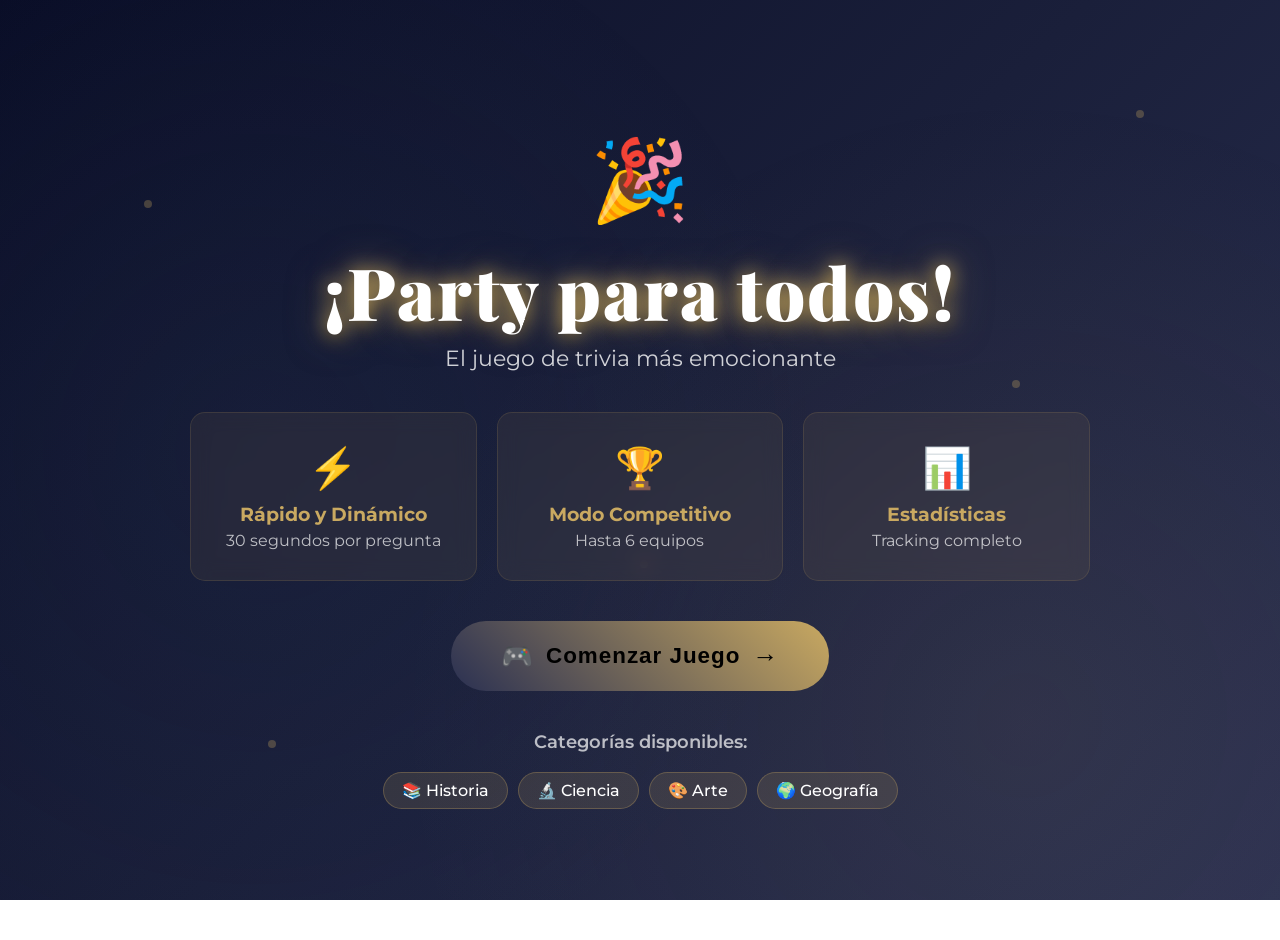
<file: index.html>
<!DOCTYPE html>
<html lang="es">
<head>
    <meta charset="UTF-8">
    <meta name="viewport" content="width=device-width, initial-scale=1.0, maximum-scale=1.0, user-scalable=no">
    <meta name="description" content="Party Para Todos - Juego de preguntas tipo Jeopardy para aprender y divertirse con temas de conocimiento general">
    <meta name="keywords" content="juego, preguntas, jeopardy, trivia, conocimiento general, educativo">
    <meta name="author" content="Victor Raul Gutierrez">
    <meta name="theme-color" content="#667eea">
    
    <!-- SEO & Social Media -->
    <title>Party Para Todos - Juego de Preguntas</title>
    <meta property="og:title" content="Party Para Todos">
    <meta property="og:description" content="Juego de preguntas tipo Jeopardy para aprender y divertirse">
    <meta property="og:type" content="website">
    
    <!-- Performance Optimization -->
    <link rel="preconnect" href="https://fonts.googleapis.com">
    <link rel="preconnect" href="https://fonts.gstatic.com" crossorigin>
    
    <link rel="stylesheet" href="styles.css">
</head>
<body>
    <div class="game-container"></div>
    <script type="module" src="script.js"></script>
</body>
</html>
</file>
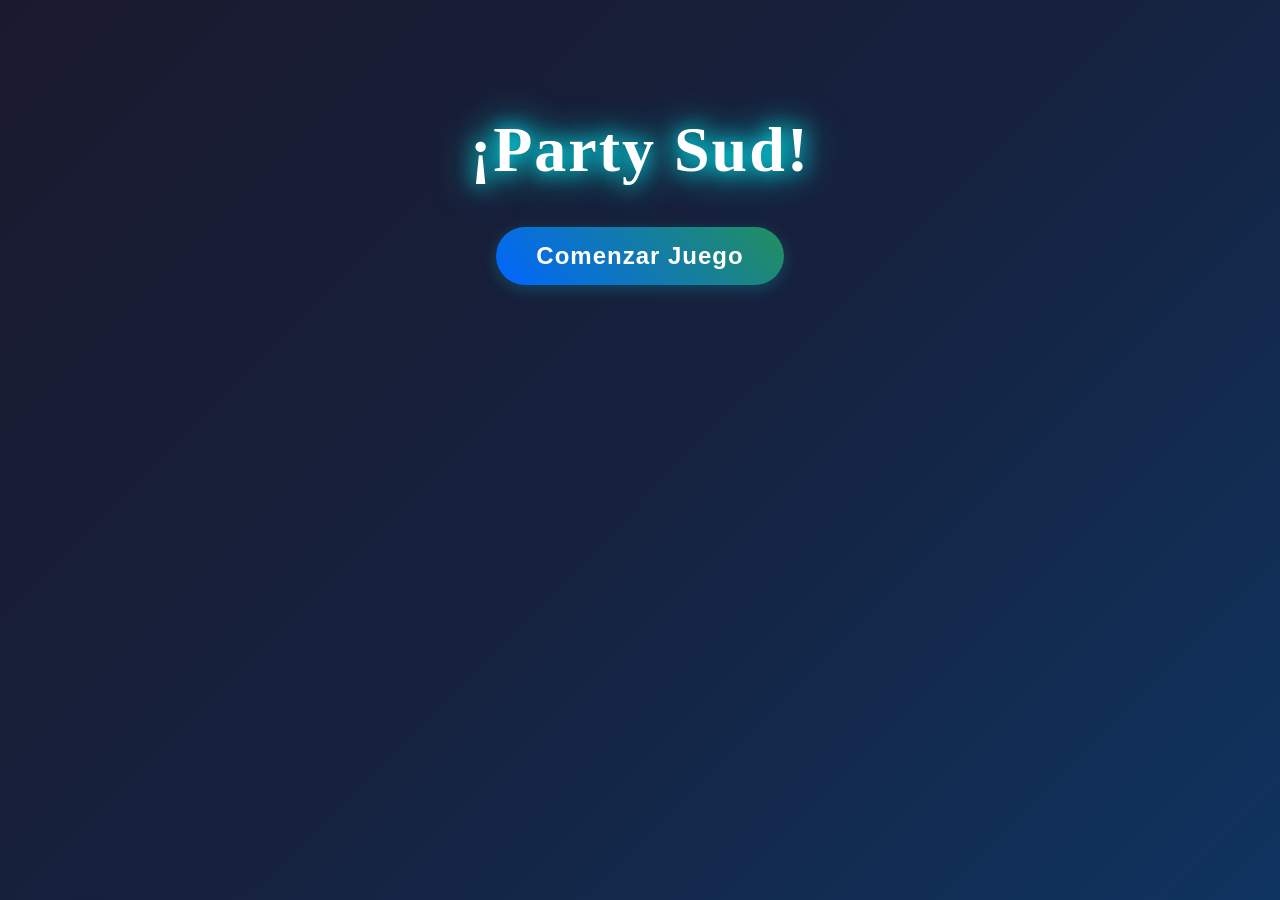
<file: final/index.html>
<!DOCTYPE html>
<html lang="es">
<head>
    <meta charset="UTF-8">
    <meta name="viewport" content="width=device-width, initial-scale=1.0">
    <title>Jeopardy!</title>
    <link rel="stylesheet" href="styles.css">
</head>
<body>
    <div class="game-container"></div>
    <script type="module" src="script.js"></script>
</body>
</html>
</file>
<file: styles.css>
/* ===============================================
   PARTY PARA TODOS - OPTIMIZED STYLES
   Design System: Modern, Premium, Responsive
   =============================================== */

/* Import Google Fonts */
@import url('https://fonts.googleapis.com/css2?family=Montserrat:wght@400;600;700;800&family=Playfair+Display:wght@400;700;900&display=swap');

/* ===============================================
   CSS VARIABLES - DESIGN TOKENS
   =============================================== */
:root {
    /* Colors - Elegant Professional Palette */
    --primary-dark: #0a0e27;
    --primary-mid: #1a1f3a;
    --primary-light: #2a3052;
    --accent-gold: #c9a961;
    --accent-silver: #8a9ba8;
    --accent-navy: #2c3e5d;
    --accent-charcoal: #3d4451;

    /* Semantic Colors */
    --success: #5a8f7b;
    --success-glow: rgba(90, 143, 123, 0.3);
    --error: #a84448;
    --error-glow: rgba(168, 68, 72, 0.3);
    --warning: #b8860b;

    /* Gradients - Elegant & Sophisticated */
    --gradient-primary: linear-gradient(135deg, #2c3e5d 0%, #3d4451 100%);
    --gradient-accent: linear-gradient(45deg, #2a3052, #c9a961);
    --gradient-success: linear-gradient(135deg, #5a8f7b 0%, #4a7a68 100%);
    --gradient-error: linear-gradient(135deg, #a84448 0%, #8b3538 100%);
    --gradient-bg: linear-gradient(135deg, #0a0e27 0%, #1a1f3a 50%, #2a3052 100%);

    /* Glass Effect */
    --glass-bg: rgba(201, 169, 97, 0.08);
    --glass-border: rgba(201, 169, 97, 0.15);
    --glass-shadow: 0 8px 32px 0 rgba(0, 0, 0, 0.4);

    /* Spacing */
    --space-xs: 5px;
    --space-sm: 10px;
    --space-md: 20px;
    --space-lg: 30px;
    --space-xl: 40px;

    /* Border Radius */
    --radius-sm: 8px;
    --radius-md: 12px;
    --radius-lg: 15px;
    --radius-xl: 20px;
    --radius-pill: 50px;

    /* Shadows */
    --shadow-sm: 0 2px 8px rgba(0, 0, 0, 0.1);
    --shadow-md: 0 4px 15px rgba(201, 169, 97, 0.2);
    --shadow-lg: 0 8px 25px rgba(201, 169, 97, 0.3);
    --shadow-xl: 0 12px 40px rgba(0, 0, 0, 0.4);

    /* Typography */
    --font-primary: 'Montserrat', sans-serif;
    --font-display: 'Playfair Display', serif;

    /* Transitions */
    --transition-fast: 0.2s ease;
    --transition-normal: 0.3s ease;
    --transition-slow: 0.5s ease;
}

/* ===============================================
   GLOBAL RESET & BASE STYLES
   =============================================== */
* {
    margin: 0;
    padding: 0;
    box-sizing: border-box;
}

body {
    font-family: var(--font-primary);
    background: var(--gradient-bg);
    background-attachment: fixed;
    min-height: 100vh;
    color: white;
    overflow-x: hidden;
    position: relative;
}

/* Animated background effect */
body::before {
    content: '';
    position: fixed;
    top: 0;
    left: 0;
    width: 100%;
    height: 100%;
    background: radial-gradient(circle at 20% 50%, rgba(44, 62, 93, 0.15) 0%, transparent 50%),
        radial-gradient(circle at 80% 80%, rgba(201, 169, 97, 0.08) 0%, transparent 50%);
    animation: bgShift 20s ease-in-out infinite;
    pointer-events: none;
    z-index: 0;
}

@keyframes bgShift {

    0%,
    100% {
        opacity: 0.3;
    }

    50% {
        opacity: 0.6;
    }
}

/* ===============================================
   UTILITY CLASSES
   =============================================== */
.glass-effect {
    background: var(--glass-bg);
    backdrop-filter: blur(10px);
    -webkit-backdrop-filter: blur(10px);
    border: 1px solid var(--glass-border);
    box-shadow: var(--glass-shadow);
}

.fade-in {
    animation: fadeIn var(--transition-slow) ease-in;
}

.fade-out {
    animation: fadeOut var(--transition-normal) ease-out;
}

/* ===============================================
   GAME CONTAINER
   =============================================== */
.game-container {
    max-width: 1400px;
    margin: 0 auto;
    padding: var(--space-md);
    position: relative;
    z-index: 1;
}

/* ===============================================
   START SCREEN
   =============================================== */
.start-screen {
    text-align: center;
    padding: var(--space-xl) var(--space-md);
    min-height: 80vh;
    display: flex;
    flex-direction: column;
    justify-content: center;
    align-items: center;
}

.logo {
    font-family: var(--font-display);
    font-size: clamp(2.5rem, 8vw, 4rem);
    font-weight: 900;
    color: #fff;
    text-shadow:
        0 0 20px var(--accent-gold),
        0 0 40px rgba(201, 169, 97, 0.5),
        0 0 60px rgba(201, 169, 97, 0.3),
        0 5px 10px rgba(0, 0, 0, 0.5);
    margin-bottom: var(--space-xl);
    letter-spacing: 3px;
    animation: pulse-glow 3s ease-in-out infinite;
}

/* ===============================================
   BUTTONS
   =============================================== */
.start-button {
    background: var(--gradient-primary);
    border: none;
    padding: 18px 50px;
    font-size: clamp(1.1rem, 3vw, 1.5rem);
    font-weight: 700;
    color: white;
    border-radius: var(--radius-pill);
    cursor: pointer;
    transition: all var(--transition-normal);
    box-shadow: var(--shadow-md);
    position: relative;
    overflow: hidden;
    letter-spacing: 1px;
}

.start-button::before {
    content: '';
    position: absolute;
    top: 50%;
    left: 50%;
    width: 0;
    height: 0;
    border-radius: 50%;
    background: rgba(255, 255, 255, 0.3);
    transform: translate(-50%, -50%);
    transition: width 0.6s, height 0.6s;
}

.start-button:hover::before {
    width: 300px;
    height: 300px;
}

.start-button:hover {
    transform: translateY(-3px) scale(1.05);
    box-shadow: var(--shadow-lg);
}

.start-button:active {
    transform: translateY(-1px) scale(1.02);
}

/* ===============================================
   CONFIG SCREEN
   =============================================== */
.config-screen {
    text-align: center;
    padding: var(--space-lg);
    max-width: 600px;
    margin: 0 auto;
}

.config-screen h2 {
    font-family: var(--font-display);
    font-size: clamp(1.8rem, 5vw, 2.5rem);
    margin-bottom: var(--space-lg);
    text-shadow: 0 2px 10px rgba(201, 169, 97, 0.3);
}

.player-select {
    background: var(--glass-bg);
    backdrop-filter: blur(10px);
    padding: var(--space-lg);
    border-radius: var(--radius-lg);
    margin: var(--space-md) auto;
    border: 1px solid var(--glass-border);
    box-shadow: var(--shadow-md);
}

.player-select h3 {
    margin-bottom: var(--space-md);
    color: var(--accent-gold);
    font-size: 1.3rem;
}

.config-button {
    background: rgba(44, 62, 93, 0.7);
    color: white;
    border: 2px solid transparent;
    padding: 12px 28px;
    border-radius: var(--radius-xl);
    cursor: pointer;
    margin: var(--space-xs);
    font-weight: 600;
    font-size: 1rem;
    transition: all var(--transition-fast);
    position: relative;
    overflow: hidden;
}

.config-button::after {
    content: '';
    position: absolute;
    top: 50%;
    left: 50%;
    width: 0;
    height: 0;
    background: rgba(201, 169, 97, 0.2);
    border-radius: 50%;
    transform: translate(-50%, -50%);
    transition: width 0.4s, height 0.4s;
}

.config-button:hover::after {
    width: 200px;
    height: 200px;
}

.config-button:hover {
    transform: translateY(-2px);
    border-color: var(--accent-gold);
    box-shadow: 0 4px 15px rgba(201, 169, 97, 0.4);
}

.config-button.selected {
    background: var(--gradient-accent);
    border-color: var(--accent-gold);
    box-shadow: 0 0 20px rgba(201, 169, 97, 0.5);
    transform: scale(1.05);
}

/* ===============================================
   SCORE DISPLAY & COUNTERS
   =============================================== */
.score-display {
    display: flex;
    justify-content: center;
    flex-wrap: wrap;
    gap: var(--space-md);
    padding: var(--space-md);
    background: var(--glass-bg);
    backdrop-filter: blur(10px);
    border-radius: var(--radius-lg);
    margin-bottom: var(--space-md);
    border: 1px solid var(--glass-border);
    box-shadow: var(--shadow-md);
}

.team-score {
    padding: 12px 25px;
    border-radius: var(--radius-md);
    background: rgba(44, 62, 93, 0.3);
    font-size: 1.1rem;
    font-weight: 700;
    letter-spacing: 0.5px;
    box-shadow: var(--shadow-sm);
    transition: all var(--transition-fast);
    border: 2px solid transparent;
}

.team-score.active-team {
    background: var(--gradient-accent);
    border-color: var(--accent-gold);
    box-shadow: 0 0 25px rgba(201, 169, 97, 0.6);
    transform: scale(1.08);
    animation: pulse-glow 2s ease-in-out infinite;
}

.team-score:hover {
    transform: translateY(-2px);
    border-color: var(--accent-gold);
    box-shadow: 0 4px 15px rgba(201, 169, 97, 0.3);
}

/* ===============================================
   CURRENT TURN BANNER
   =============================================== */
.current-turn-banner {
    background: linear-gradient(135deg, rgba(201, 169, 97, 0.2) 0%, rgba(44, 62, 93, 0.3) 100%);
    backdrop-filter: blur(10px);
    border-radius: var(--radius-lg);
    padding: var(--space-md);
    margin-bottom: var(--space-md);
    border: 2px solid var(--accent-gold);
    box-shadow:
        0 8px 25px rgba(201, 169, 97, 0.4),
        inset 0 0 20px rgba(201, 169, 97, 0.1);
    animation: gentle-pulse 3s ease-in-out infinite;
}

.turn-indicator {
    display: flex;
    justify-content: center;
    align-items: center;
    gap: var(--space-md);
    flex-wrap: wrap;
}

.turn-label {
    font-size: clamp(1rem, 2.5vw, 1.3rem);
    font-weight: 700;
    color: var(--accent-gold);
    text-shadow: 0 0 10px rgba(201, 169, 97, 0.5);
    letter-spacing: 1px;
}

.turn-team {
    font-family: var(--font-display);
    font-size: clamp(1.3rem, 3.5vw, 2rem);
    font-weight: 900;
    color: #fff;
    background: var(--gradient-accent);
    padding: 8px 25px;
    border-radius: var(--radius-pill);
    box-shadow:
        0 4px 15px rgba(201, 169, 97, 0.5),
        inset 0 2px 10px rgba(255, 255, 255, 0.2);
    animation: text-glow 2s ease-in-out infinite;
    text-transform: uppercase;
    letter-spacing: 2px;
}

@keyframes gentle-pulse {

    0%,
    100% {
        border-color: var(--accent-gold);
        box-shadow:
            0 8px 25px rgba(201, 169, 97, 0.4),
            inset 0 0 20px rgba(201, 169, 97, 0.1);
    }

    50% {
        border-color: rgba(201, 169, 97, 0.8);
        box-shadow:
            0 8px 35px rgba(201, 169, 97, 0.6),
            inset 0 0 30px rgba(201, 169, 97, 0.2);
    }
}

@keyframes text-glow {

    0%,
    100% {
        text-shadow:
            0 0 10px rgba(201, 169, 97, 0.5),
            0 0 20px rgba(201, 169, 97, 0.3);
    }

    50% {
        text-shadow:
            0 0 20px rgba(201, 169, 97, 0.8),
            0 0 30px rgba(201, 169, 97, 0.5),
            0 0 40px rgba(201, 169, 97, 0.3);
    }
}

.total-questions {
    text-align: center;
    font-size: 1.2rem;
    font-weight: 600;
    padding: 12px;
    margin-bottom: var(--space-md);
    background: var(--glass-bg);
    backdrop-filter: blur(10px);
    border-radius: var(--radius-md);
    border: 1px solid var(--glass-border);
    box-shadow: var(--shadow-sm);
}

/* ===============================================
   CATEGORY DROPDOWN (Mobile)
   =============================================== */
.category-dropdown {
    display: none;
    width: 100%;
    margin-bottom: var(--space-md);
}

.category-dropdown select {
    width: 100%;
    padding: 15px;
    border-radius: var(--radius-md);
    background: rgba(44, 62, 93, 0.8);
    color: white;
    border: 2px solid var(--accent-gold);
    font-size: 1rem;
    font-weight: 600;
    cursor: pointer;
    transition: all var(--transition-fast);
}

.category-dropdown select:hover {
    background: rgba(44, 62, 93, 1);
    box-shadow: var(--shadow-md);
}

/* ===============================================
   GAME BOARD
   =============================================== */
.game-board {
    display: grid;
    grid-template-columns: repeat(4, 1fr);
    gap: 12px;
    margin-top: var(--space-md);
    padding: 0 var(--space-sm);
}

.category {
    background: var(--gradient-primary);
    padding: var(--space-md);
    text-align: center;
    border-radius: var(--radius-lg);
    font-weight: 700;
    font-family: var(--font-display);
    font-size: clamp(1rem, 2.5vw, 1.4rem);
    letter-spacing: 1px;
    box-shadow: var(--shadow-md);
    border: 2px solid rgba(255, 255, 255, 0.1);
    position: relative;
    overflow: hidden;
}

.category::before {
    content: '';
    position: absolute;
    top: -50%;
    left: -50%;
    width: 200%;
    height: 200%;
    background: linear-gradient(45deg, transparent, rgba(255, 255, 255, 0.1), transparent);
    animation: shimmer 3s infinite;
}

.question-card {
    background: rgba(138, 155, 168, 0.1);
    backdrop-filter: blur(5px);
    padding: clamp(1rem, 3vw, 1.8rem);
    text-align: center;
    border-radius: var(--radius-lg);
    cursor: pointer;
    font-size: clamp(1.1rem, 3vw, 1.5rem);
    font-weight: 700;
    box-shadow: var(--shadow-sm);
    border: 2px solid rgba(201, 169, 97, 0.25);
    transition: all var(--transition-normal);
    position: relative;
    overflow: hidden;
}

.question-card::before {
    content: '';
    position: absolute;
    top: 50%;
    left: 50%;
    width: 0;
    height: 0;
    background: radial-gradient(circle, rgba(201, 169, 97, 0.3), transparent);
    transform: translate(-50%, -50%);
    transition: width 0.6s, height 0.6s;
    border-radius: 50%;
}

.question-card:hover::before {
    width: 300px;
    height: 300px;
}

.question-card:hover {
    transform: translateY(-5px) scale(1.03);
    background: rgba(201, 169, 97, 0.2);
    border-color: var(--accent-gold);
    box-shadow: 0 8px 25px rgba(201, 169, 97, 0.4);
}

.question-card:active {
    transform: translateY(-2px) scale(1.01);
}

.question-card[style*="visibility: hidden"] {
    opacity: 0.3;
    pointer-events: none;
}

/* ===============================================
   QUESTION MODAL
   =============================================== */
.question-modal {
    position: fixed;
    top: 0;
    left: 0;
    width: 100%;
    height: 100%;
    background: rgba(0, 0, 0, 0.85);
    backdrop-filter: blur(8px);
    display: flex;
    justify-content: center;
    align-items: center;
    z-index: 1000;
    padding: var(--space-md);
}

.question-content {
    background: linear-gradient(135deg, rgba(44, 62, 93, 0.95) 0%, rgba(61, 68, 81, 0.95) 100%);
    padding: var(--space-xl);
    border-radius: var(--radius-lg);
    max-width: 700px;
    width: 100%;
    box-shadow: var(--shadow-xl);
    border: 2px solid var(--glass-border);
    animation: modalSlideIn 0.4s ease-out;
}

.question-header {
    display: flex;
    justify-content: space-between;
    align-items: center;
    flex-wrap: wrap;
    gap: var(--space-sm);
    margin-bottom: var(--space-md);
    padding-bottom: var(--space-md);
    border-bottom: 2px solid rgba(255, 255, 255, 0.3);
}

.question-value,
.current-team,
.current-score {
    font-size: clamp(0.9rem, 2vw, 1.1rem);
    font-weight: 700;
    color: var(--accent-gold);
    text-shadow: 0 2px 10px rgba(201, 169, 97, 0.5);
}

.timer-container {
    width: 100%;
    margin-bottom: var(--space-md);
    text-align: center;
}

.timer-display {
    font-size: 1.5rem;
    font-weight: 800;
    color: var(--accent-gold);
    margin-bottom: var(--space-xs);
    text-shadow: 0 0 10px var(--accent-gold);
}

.timer-bar-container {
    width: 100%;
    height: 8px;
    background: rgba(0, 0, 0, 0.3);
    border-radius: var(--radius-pill);
    overflow: hidden;
}

.timer-bar {
    height: 100%;
    background: var(--gradient-accent);
    border-radius: var(--radius-pill);
    transition: width 1s linear;
    box-shadow: 0 0 10px var(--accent-gold);
}

.question-text {
    margin-bottom: var(--space-lg);
    text-align: center;
    padding: var(--space-md);
    background: rgba(0, 0, 0, 0.2);
    border-radius: var(--radius-md);
}

.question-text h3 {
    color: white;
    font-size: clamp(1.2rem, 3vw, 1.6rem);
    font-weight: 600;
    line-height: 1.4;
    margin: 0;
}

.answer-form {
    display: flex;
    flex-direction: column;
    gap: var(--space-md);
}

.answer-option {
    background: rgba(138, 155, 168, 0.1);
    padding: 15px 20px;
    border-radius: var(--radius-md);
    cursor: pointer;
    transition: all var(--transition-fast);
    border: 2px solid transparent;
    display: flex;
    align-items: center;
    position: relative;
    overflow: hidden;
}

.answer-option::before {
    content: '';
    position: absolute;
    left: 0;
    top: 0;
    height: 100%;
    width: 4px;
    background: var(--accent-gold);
    transform: scaleY(0);
    transition: transform var(--transition-fast);
}

.answer-option:hover::before {
    transform: scaleY(1);
}

.answer-option:hover {
    background: rgba(201, 169, 97, 0.15);
    border-color: var(--accent-gold);
    transform: translateX(5px);
    box-shadow: 0 4px 15px rgba(201, 169, 97, 0.3);
}

.answer-option input[type="radio"] {
    margin-right: 15px;
    cursor: pointer;
    width: 20px;
    height: 20px;
    accent-color: var(--accent-gold);
}

.answer-option label {
    color: white;
    cursor: pointer;
    font-size: 1.05rem;
    font-weight: 500;
    flex: 1;
}

/* Answer Feedback States */
.answer-option.correct-answer {
    background: var(--gradient-success);
    border-color: var(--success);
    animation: successPulse 0.6s ease;
}

.answer-option.wrong-answer {
    background: var(--gradient-error);
    border-color: var(--error);
    animation: shake 0.5s ease;
}

.submit-answer {
    background: var(--gradient-accent);
    color: #000;
    font-weight: 700;
    border: none;
    padding: 15px;
    border-radius: var(--radius-md);
    cursor: pointer;
    font-size: 1.1rem;
    margin-top: var(--space-sm);
    transition: all var(--transition-fast);
    box-shadow: var(--shadow-md);
    letter-spacing: 1px;
}

.submit-answer:hover {
    transform: translateY(-2px);
    box-shadow: var(--shadow-lg);
}

.submit-answer:active {
    transform: translateY(0);
}

.submit-answer:disabled {
    opacity: 0.5;
    cursor: not-allowed;
}

/* ===============================================
   GAME OVER SCREEN
   =============================================== */
.game-over {
    text-align: center;
    padding: var(--space-xl) var(--space-md);
    min-height: 70vh;
    display: flex;
    flex-direction: column;
    justify-content: center;
    align-items: center;
}

.game-over h1 {
    font-family: var(--font-display);
    font-size: clamp(2rem, 6vw, 3.5rem);
    margin-bottom: var(--space-md);
    text-shadow: 0 0 20px var(--accent-gold);
    animation: fadeInScale 0.6s ease-out;
}

.game-over h2 {
    font-size: clamp(1.5rem, 4vw, 2.5rem);
    color: var(--accent-gold);
    margin-bottom: var(--space-lg);
    animation: fadeInScale 0.8s ease-out;
}

.final-scores {
    display: flex;
    flex-direction: column;
    gap: var(--space-md);
    margin: var(--space-lg) 0;
    align-items: center;
    width: 100%;
    max-width: 500px;
}

.final-scores .team-score {
    width: 100%;
    font-size: 1.3rem;
    padding: 18px 30px;
    animation: slideInRight calc(var(--transition-slow) + 0.2s) ease-out backwards;
}

/* Statistics Display */
.statistics-panel {
    background: var(--glass-bg);
    backdrop-filter: blur(10px);
    border-radius: var(--radius-lg);
    padding: var(--space-lg);
    margin: var(--space-lg) 0;
    border: 1px solid var(--glass-border);
    max-width: 600px;
    width: 100%;
}

.statistics-panel h3 {
    color: var(--accent-gold);
    margin-bottom: var(--space-md);
    font-size: 1.5rem;
}

.stat-item {
    display: flex;
    justify-content: space-between;
    padding: var(--space-sm) 0;
    border-bottom: 1px solid rgba(255, 255, 255, 0.1);
}

.stat-label {
    font-weight: 600;
}

.stat-value {
    color: var(--accent-gold);
    font-weight: 700;
}

/* ===============================================
   ANIMATIONS
   =============================================== */
@keyframes fadeIn {
    from {
        opacity: 0;
        transform: translateY(20px);
    }

    to {
        opacity: 1;
        transform: translateY(0);
    }
}

@keyframes fadeOut {
    from {
        opacity: 1;
    }

    to {
        opacity: 0;
    }
}

@keyframes pulse-glow {

    0%,
    100% {
        text-shadow:
            0 0 20px var(--accent-gold),
            0 0 40px rgba(201, 169, 97, 0.5),
            0 5px 10px rgba(0, 0, 0, 0.5);
    }

    50% {
        text-shadow:
            0 0 30px var(--accent-gold),
            0 0 60px rgba(201, 169, 97, 0.7),
            0 0 80px rgba(201, 169, 97, 0.5),
            0 5px 15px rgba(0, 0, 0, 0.5);
    }
}

@keyframes shimmer {
    0% {
        transform: translateX(-100%) translateY(-100%) rotate(45deg);
    }

    100% {
        transform: translateX(100%) translateY(100%) rotate(45deg);
    }
}

@keyframes modalSlideIn {
    from {
        opacity: 0;
        transform: translateY(-50px) scale(0.9);
    }

    to {
        opacity: 1;
        transform: translateY(0) scale(1);
    }
}

@keyframes successPulse {

    0%,
    100% {
        transform: scale(1);
    }

    50% {
        transform: scale(1.05);
    }
}

@keyframes shake {

    0%,
    100% {
        transform: translateX(0);
    }

    25% {
        transform: translateX(-10px);
    }

    75% {
        transform: translateX(10px);
    }
}

@keyframes fadeInScale {
    from {
        opacity: 0;
        transform: scale(0.8);
    }

    to {
        opacity: 1;
        transform: scale(1);
    }
}

@keyframes slideInRight {
    from {
        opacity: 0;
        transform: translateX(50px);
    }

    to {
        opacity: 1;
        transform: translateX(0);
    }
}

/* ===============================================
   RESPONSIVE DESIGN
   =============================================== */

/* Tablets and smaller desktops */
@media screen and (max-width: 1024px) {
    .game-board {
        gap: 10px;
    }

    .question-card {
        padding: 1.2rem;
    }
}

/* Tablets Portrait */
@media screen and (max-width: 768px) {
    .category-dropdown {
        display: block;
    }

    .category {
        display: none;
    }

    .game-board {
        grid-template-columns: repeat(2, 1fr);
        gap: 8px;
    }

    .score-display {
        flex-direction: column;
        align-items: stretch;
    }

    .question-content {
        padding: var(--space-lg);
    }

    .config-button {
        padding: 10px 22px;
        font-size: 0.95rem;
    }

    .turn-indicator {
        flex-direction: column;
        gap: var(--space-sm);
    }
}

/* Mobile Landscape and smaller */
@media screen and (max-width: 640px) {
    .question-header {
        flex-direction: column;
        text-align: center;
    }

    .answer-option {
        padding: 12px 15px;
    }

    .answer-option label {
        font-size: 0.95rem;
    }
}

/* Mobile Portrait */
@media screen and (max-width: 480px) {
    :root {
        --space-md: 15px;
        --space-lg: 20px;
        --space-xl: 30px;
    }

    .game-container {
        padding: var(--space-sm);
    }

    .game-board {
        grid-template-columns: 1fr;
        gap: 6px;
    }

    .question-card {
        padding: 0.8rem;
        font-size: 1.1rem;
    }

    .config-button {
        padding: 8px 18px;
        font-size: 0.9rem;
        margin: 3px;
    }

    .start-button {
        padding: 15px 40px;
    }
}

/* Extra Small Devices */
@media screen and (max-width: 320px) {
    .logo {
        font-size: 2rem;
    }

    .question-text h3 {
        font-size: 1.1rem;
    }
}

/* ===============================================
   CONFETTI ANIMATION
   =============================================== */
.confetti {
    position: fixed;
    width: 10px;
    height: 10px;
    position: absolute;
    animation: confetti-fall 3s linear forwards;
    z-index: 9999;
}

@keyframes confetti-fall {
    to {
        transform: translateY(100vh) rotate(720deg);
        opacity: 0;
    }
}

/* ===============================================
   ACCESSIBILITY
   =============================================== */
@media (prefers-reduced-motion: reduce) {

    *,
    *::before,
    *::after {
        animation-duration: 0.01ms !important;
        animation-iteration-count: 1 !important;
        transition-duration: 0.01ms !important;
    }
}

/* Focus states for keyboard navigation */
button:focus-visible,
select:focus-visible,
input:focus-visible {
    outline: 3px solid var(--accent-gold);
    outline-offset: 2px;
}

/* High contrast mode support */
@media (prefers-contrast: high) {
    .glass-effect {
        background: rgba(0, 0, 0, 0.9);
        border: 2px solid white;
    }
}

/* ===============================================
   IMPROVED START SCREEN STYLES
   =============================================== */
.start-screen {
    position: relative;
    min-height: 100vh;
    display: flex;
    flex-direction: column;
    justify-content: center;
    align-items: center;
    padding: var(--space-md);
    overflow: hidden;
}

.particles {
    position: absolute;
    width: 100%;
    height: 100%;
    top: 0;
    left: 0;
    z-index: 0;
    pointer-events: none;
}

.particle {
    position: absolute;
    width: 8px;
    height: 8px;
    background: var(--accent-gold);
    border-radius: 50%;
    opacity: 0.3;
    animation: float 15s infinite ease-in-out;
}

.particle:nth-child(1) {
    left: 10%;
    top: 20%;
    animation-delay: 0s;
    animation-duration: 20s;
}

.particle:nth-child(2) {
    left: 80%;
    top: 40%;
    animation-delay: 2s;
    animation-duration: 18s;
}

.particle:nth-child(3) {
    left: 50%;
    top: 60%;
    animation-delay: 4s;
    animation-duration: 22s;
}

.particle:nth-child(4) {
    left: 20%;
    top: 80%;
    animation-delay: 6s;
    animation-duration: 16s;
}

.particle:nth-child(5) {
    left: 90%;
    top: 10%;
    animation-delay: 8s;
    animation-duration: 19s;
}

@keyframes float {

    0%,
    100% {
        transform: translateY(0) translateX(0);
        opacity: 0.3;
    }

    50% {
        transform: translateY(-100px) translateX(50px);
        opacity: 0.6;
    }
}

.start-content {
    position: relative;
    z-index: 1;
    max-width: 900px;
    width: 100%;
}

.logo-section {
    text-align: center;
    margin-bottom: var(--space-xl);
}

.logo-icon {
    font-size: clamp(3rem, 10vw, 5rem);
    margin-bottom: var(--space-md);
    animation: bounce 2s infinite;
}

@keyframes bounce {

    0%,
    100% {
        transform: translateY(0);
    }

    50% {
        transform: translateY(-20px);
    }
}

.logo {
    font-family: var(--font-display);
    font-size: clamp(2.5rem, 8vw, 4.5rem);
    font-weight: 900;
    color: #fff;
    text-shadow: 0 0 20px var(--accent-gold), 0 0 40px rgba(201, 169, 97, 0.5), 0 5px 15px rgba(0, 0, 0, 0.5);
    margin-bottom: var(--space-sm);
    letter-spacing: 2px;
    line-height: 1.2;
}

.subtitle {
    font-size: clamp(1rem, 3vw, 1.4rem);
    color: rgba(255, 255, 255, 0.8);
    font-weight: 400;
    margin-bottom: 0;
}

.feature-cards {
    display: grid;
    grid-template-columns: repeat(auto-fit, minmax(200px, 1fr));
    gap: var(--space-md);
    margin-bottom: var(--space-xl);
}

.feature-card {
    background: var(--glass-bg);
    backdrop-filter: blur(10px);
    border: 1px solid var(--glass-border);
    border-radius: var(--radius-lg);
    padding: var(--space-lg);
    text-align: center;
    transition: all var(--transition-normal);
}

.feature-card:hover {
    transform: translateY(-5px);
    border-color: var(--accent-gold);
    box-shadow: 0 8px 25px rgba(201, 169, 97, 0.4);
}

.feature-icon {
    font-size: 2.5rem;
    margin-bottom: var(--space-sm);
}

.feature-card h3 {
    font-size: clamp(1rem, 2.5vw, 1.2rem);
    color: var(--accent-gold);
    margin-bottom: var(--space-xs);
    font-weight: 700;
}

.feature-card p {
    font-size: clamp(0.85rem, 2vw, 1rem);
    color: rgba(255, 255, 255, 0.7);
    margin: 0;
}

.start-button-enhanced {
    position: relative;
    background: var(--gradient-accent);
    border: none;
    padding: 20px 50px;
    border-radius: var(--radius-pill);
    cursor: pointer;
    overflow: hidden;
    transition: all var(--transition-normal);
    margin: var(--space-xl) auto;
    display: block;
}

.button-content {
    position: relative;
    z-index: 2;
    display: flex;
    align-items: center;
    justify-content: center;
    gap: 12px;
    font-size: clamp(1.1rem, 3vw, 1.4rem);
    font-weight: 700;
    color: #000;
    letter-spacing: 1px;
}

.button-icon,
.button-arrow {
    font-size: clamp(1.3rem, 3.5vw, 1.6rem);
    transition: transform var(--transition-normal);
}

.start-button-enhanced:hover .button-arrow {
    transform: translateX(5px);
}

.start-button-enhanced:hover {
    transform: translateY(-3px) scale(1.05);
    box-shadow: 0 10px 40px rgba(201, 169, 97, 0.6), 0 0 20px rgba(201, 169, 97, 0.4);
}

.button-glow {
    position: absolute;
    top: 0;
    left: 0;
    width: 100%;
    height: 100%;
    background: linear-gradient(45deg, transparent, rgba(255, 255, 255, 0.3), transparent);
    transform: translateX(-100%);
    transition: transform 0.6s;
}

.start-button-enhanced:hover .button-glow {
    transform: translateX(100%);
}

.categories-preview {
    text-align: center;
    margin-top: var(--space-xl);
}

.preview-title {
    font-size: clamp(0.95rem, 2.5vw, 1.1rem);
    color: rgba(255, 255, 255, 0.7);
    margin-bottom: var(--space-md);
    font-weight: 600;
}

.category-pills {
    display: flex;
    flex-wrap: wrap;
    justify-content: center;
    gap: var(--space-sm);
}

.pill {
    background: rgba(201, 169, 97, 0.15);
    border: 1px solid rgba(201, 169, 97, 0.3);
    padding: 8px 18px;
    border-radius: var(--radius-pill);
    font-size: clamp(0.85rem, 2vw, 1rem);
    color: #fff;
    font-weight: 500;
    transition: all var(--transition-fast);
}

.pill:hover {
    background: rgba(201, 169, 97, 0.25);
    border-color: var(--accent-gold);
    transform: translateY(-2px);
}

/* ===============================================
   ENHANCED CONFIG SCREEN STYLES
   =============================================== */
/* Config Header */
.config-header {
    text-align: center;
    margin-bottom: var(--space-xl);
    animation: fadeInDown 0.6s ease-out;
}

.config-icon {
    font-size: clamp(3rem, 8vw, 4rem);
    margin-bottom: var(--space-md);
    animation: rotate-center 2s ease-in-out infinite both;
}

@keyframes rotate-center {

    0%,
    100% {
        transform: rotate(0deg);
    }

    50% {
        transform: rotate(180deg);
    }
}

.config-title {
    font-family: var(--font-display);
    font-size: clamp(2rem, 6vw, 3rem);
    color: var(--accent-gold);
    margin-bottom: var(--space-sm);
    text-shadow: 0 0 20px rgba(201, 169, 97, 0.5);
}

.config-subtitle {
    font-size: clamp(0.95rem, 2.5vw, 1.1rem);
    color: rgba(255, 255, 255, 0.7);
    margin: 0;
}

/* Team Selection Grid */
.team-selection-grid {
    display: grid;
    grid-template-columns: repeat(3, 1fr);
    gap: var(--space-md);
    margin-bottom: var(--space-lg);
    padding: 0 var(--space-md);
    max-width: 1000px;
    margin-left: auto;
    margin-right: auto;
}

/* Team Cards with 3D Effect */
.team-card {
    position: relative;
    background: linear-gradient(145deg, rgba(44, 62, 93, 0.6), rgba(42, 48, 82, 0.4));
    border: 2px solid rgba(201, 169, 97, 0.2);
    border-radius: var(--radius-xl);
    padding: var(--space-lg);
    text-align: center;
    cursor: pointer;
    transition: all 0.4s cubic-bezier(0.175, 0.885, 0.32, 1.275);
    overflow: hidden;
    animation: slideInUp 0.6s ease-out both;
}

@keyframes slideInUp {
    from {
        opacity: 0;
        transform: translateY(30px);
    }

    to {
        opacity: 1;
        transform: translateY(0);
    }
}

.team-card-bg {
    position: absolute;
    top: 0;
    left: 0;
    width: 100%;
    height: 100%;
    background: radial-gradient(circle at top right, rgba(201, 169, 97, 0.15), transparent);
    opacity: 0;
    transition: opacity 0.4s;
}

.team-card:hover .team-card-bg {
    opacity: 1;
}

.team-card:hover {
    transform: translateY(-10px) scale(1.05);
    border-color: var(--accent-gold);
    box-shadow:
        0 20px 40px rgba(0, 0, 0, 0.4),
        0 0 40px rgba(201, 169, 97, 0.4),
        inset 0 0 20px rgba(201, 169, 97, 0.1);
}

.team-card.selected {
    background: linear-gradient(145deg, var(--accent-navy), var(--accent-charcoal));
    border-color: var(--accent-gold);
    border-width: 3px;
    transform: translateY(-5px) scale(1.08);
    box-shadow:
        0 25px 50px rgba(201, 169, 97, 0.5),
        0 0 50px rgba(201, 169, 97, 0.6),
        inset 0 0 30px rgba(201, 169, 97, 0.15);
    animation: pulse-glow 2s ease-in-out infinite;
}

.team-icon {
    font-size: clamp(2.5rem, 6vw, 3.5rem);
    margin-bottom: var(--space-sm);
    filter: drop-shadow(0 4px 8px rgba(0, 0, 0, 0.3));
    transition: transform 0.3s;
}

.team-card:hover .team-icon {
    transform: scale(1.2) rotate(5deg);
}

.team-number {
    font-size: clamp(2.5rem, 8vw, 4rem);
    font-weight: 900;
    font-family: var(--font-display);
    background: var(--gradient-accent);
    -webkit-background-clip: text;
    -webkit-text-fill-color: transparent;
    background-clip: text;
    margin: var(--space-sm) 0;
    line-height: 1;
    text-shadow: 0 2px 10px rgba(201, 169, 97, 0.3);
}

.team-label {
    font-size: clamp(1rem, 2.5vw, 1.2rem);
    font-weight: 700;
    color: var(--accent-gold);
    margin-bottom: var(--space-xs);
    letter-spacing: 1px;
    text-transform: uppercase;
}

.team-players {
    font-size: clamp(0.85rem, 2vw, 0.95rem);
    color: rgba(255, 255, 255, 0.6);
    font-weight: 500;
}

/* Card Shine Effect */
.card-shine {
    position: absolute;
    top: -50%;
    left: -50%;
    width: 200%;
    height: 200%;
    background: linear-gradient(45deg, transparent, rgba(255, 255, 255, 0.05), transparent);
    transform: rotate(45deg);
    transition: all 0.6s;
    opacity: 0;
}

.team-card:hover .card-shine {
    opacity: 1;
    left: 100%;
}

/* Ripple Effect */
.ripple-effect {
    position: absolute;
    border-radius: 50%;
    background: rgba(201, 169, 97, 0.5);
    transform: scale(0);
    animation: ripple-animation 0.6s ease-out;
    pointer-events: none;
    width: 200px;
    height: 200px;
    margin-left: -100px;
    margin-top: -100px;
}

@keyframes ripple-animation {
    to {
        transform: scale(2);
        opacity: 0;
    }
}

/* Start Button Config */
.start-button-config {
    background: var(--gradient-accent);
    border: none;
    padding: 18px 50px;
    border-radius: var(--radius-pill);
    cursor: pointer;
    font-size: clamp(1.1rem, 3vw, 1.4rem);
    font-weight: 700;
    color: #000;
    margin: 0 auto;
    display: flex;
    align-items: center;
    gap: 12px;
    transition: all var(--transition-normal);
    position: relative;
    overflow: hidden;
}

.start-button-config:disabled {
    opacity: 0.5;
    cursor: not-allowed;
    background: rgba(100, 100, 100, 0.3);
    color: rgba(255, 255, 255, 0.5);
}

.start-button-config.enabled {
    animation: pulse-scale 2s ease-in-out infinite;
}

@keyframes pulse-scale {

    0%,
    100% {
        transform: scale(1);
    }

    50% {
        transform: scale(1.05);
    }
}

.start-button-config.enabled:hover {
    transform: translateY(-3px) scale(1.08);
    box-shadow: 0 15px 40px rgba(201, 169, 97, 0.6);
}

.button-icon-config {
    font-size: clamp(1.3rem, 3.5vw, 1.6rem);
}

.button-arrow-config {
    font-size: clamp(1.3rem, 3.5vw, 1.6rem);
    transition: transform var(--transition-normal);
}

.start-button-config:hover .button-arrow-config {
    transform: translateX(5px);
}

/* Responsive */
@media (max-width: 768px) {
    .team-selection-grid {
        grid-template-columns: repeat(2, 1fr);
        gap: var(--space-md);
    }
}

@media (max-width: 480px) {
    .team-selection-grid {
        grid-template-columns: 1fr;
    }
}
/* ===============================================
   CONFIG SCREEN - ENHANCED
   =============================================== */
.config-screen {
    min-height: 95vh;
    display: flex;
    flex-direction: column;
    justify-content: center;
    padding: 20px;
}

.config-header {
    text-align: center;
    margin-bottom: 20px;
}

.config-icon {
    font-size: clamp(2.5rem, 6vw, 3rem);
    margin-bottom: 10px;
    animation: rotate-center 2s ease-in-out infinite both;
}

@keyframes rotate-center {
    0%, 100% { transform: rotate(0deg); }
    50% { transform: rotate(180deg); }
}

.config-title {
    font-family: var(--font-display);
    font-size: clamp(1.8rem, 5vw, 2.5rem);
    color: var(--accent-gold);
    margin-bottom: 8px;
    text-shadow: 0 0 20px rgba(201, 169, 97, 0.5);
}

.config-subtitle {
    font-size: clamp(0.9rem, 2vw, 1rem);
    color: rgba(255, 255, 255, 0.7);
    margin: 0;
}

.team-selection-grid {
    display: grid;
    grid-template-columns: repeat(3, 1fr);
    gap: 15px;
    margin-bottom: 20px;
    padding: 0 20px;
    max-width: 1000px;
    margin-left: auto;
    margin-right: auto;
}

.team-card {
    position: relative;
    background: linear-gradient(145deg, rgba(44, 62, 93, 0.6), rgba(42, 48, 82, 0.4));
    border: 2px solid rgba(201, 169, 97, 0.2);
    border-radius: var(--radius-xl);
    padding: 20px;
    text-align: center;
    cursor: pointer;
    transition: all 0.4s cubic-bezier(0.175, 0.885, 0.32, 1.275);
    overflow: hidden;
}

.team-card-bg {
    position: absolute;
    top: 0;
    left: 0;
    width: 100%;
    height: 100%;
    background: radial-gradient(circle at top right, rgba(201, 169, 97, 0.15), transparent);
    opacity: 0;
    transition: opacity 0.4s;
}

.team-card:hover .team-card-bg {
    opacity: 1;
}

.team-card:hover {
    transform: translateY(-8px) scale(1.03);
    border-color: var(--accent-gold);
    box-shadow: 0 15px 35px rgba(0, 0, 0, 0.4), 0 0 30px rgba(201, 169, 97, 0.4);
}

.team-card.selected {
    background: linear-gradient(145deg, var(--accent-navy), var(--accent-charcoal));
    border-color: var(--accent-gold);
    border-width: 3px;
    transform: translateY(-5px) scale(1.05);
    box-shadow: 0 20px 45px rgba(201, 169, 97, 0.5), 0 0 40px rgba(201, 169, 97, 0.6);
    animation: pulse-glow 2s ease-in-out infinite;
}

.team-icon {
    font-size: clamp(2.5rem, 6vw, 3rem);
    margin-bottom: 10px;
    filter: drop-shadow(0 4px 8px rgba(0, 0, 0, 0.3));
    transition: transform 0.3s;
}

.team-card:hover .team-icon {
    transform: scale(1.15) rotate(5deg);
}

.team-number {
    font-size: clamp(2rem, 6vw, 3rem);
    font-weight: 900;
    font-family: var(--font-display);
    background: var(--gradient-accent);
    -webkit-background-clip: text;
    -webkit-text-fill-color: transparent;
    background-clip: text;
    margin: 10px 0;
    line-height: 1;
}

.team-label {
    font-size: clamp(0.95rem, 2vw, 1.1rem);
    font-weight: 700;
    color: var(--accent-gold);
    margin-bottom: 5px;
    letter-spacing: 1px;
    text-transform: uppercase;
}

.team-players {
    font-size: clamp(0.8rem, 1.8vw, 0.9rem);
    color: rgba(255, 255, 255, 0.6);
    font-weight: 500;
}

.card-shine {
    position: absolute;
    top: -50%;
    left: -50%;
    width: 200%;
    height: 200%;
    background: linear-gradient(45deg, transparent, rgba(255, 255, 255, 0.05), transparent);
    transform: rotate(45deg);
    transition: all 0.6s;
    opacity: 0;
}

.team-card:hover .card-shine {
    opacity: 1;
    left: 100%;
}

.ripple-effect {
    position: absolute;
    border-radius: 50%;
    background: rgba(201, 169, 97, 0.5);
    transform: scale(0);
    animation: ripple-animation 0.6s ease-out;
    pointer-events: none;
    width: 200px;
    height: 200px;
    margin-left: -100px;
    margin-top: -100px;
}

@keyframes ripple-animation {
    to {
        transform: scale(2);
        opacity: 0;
    }
}

.start-button-config {
    background: var(--gradient-accent);
    border: none;
    padding: 16px 45px;
    border-radius: var(--radius-pill);
    cursor: pointer;
    font-size: clamp(1rem, 2.8vw, 1.3rem);
    font-weight: 700;
    color: #000;
    margin: 10px auto 0;
    display: flex;
    align-items: center;
    gap: 12px;
    transition: all var(--transition-normal);
}

.start-button-config:disabled {
    opacity: 0.5;
    cursor: not-allowed;
    background: rgba(100, 100, 100, 0.3);
}

.start-button-config.enabled {
    animation: pulse-scale 2s ease-in-out infinite;
}

@keyframes pulse-scale {
    0%, 100% { transform: scale(1); }
    50% { transform: scale(1.05); }
}

.start-button-config.enabled:hover {
    transform: translateY(-3px) scale(1.08);
    box-shadow: 0 12px 35px rgba(201, 169, 97, 0.6);
}

.button-icon-config,
.button-arrow-config {
    font-size: clamp(1.2rem, 3vw, 1.5rem);
    transition: transform var(--transition-normal);
}

.start-button-config:hover .button-arrow-config {
    transform: translateX(5px);
}

@media (max-width: 768px) {
    .team-selection-grid {
        grid-template-columns: repeat(2, 1fr);
    }
}

@media (max-width: 480px) {
    .team-selection-grid {
        grid-template-columns: 1fr;
    }
}
</file>
<file: final/styles.css>
/* Game Container Styles */
.game-container {
    max-width: 1200px;
    margin: 0 auto;
    padding: 20px;
    color: white;
}

/* Start Screen Styles */
.start-screen {
    text-align: center;
    padding: 50px 20px;
}

/* Import Google Fonts */
@import url('https://fonts.googleapis.com/css2?family=Montserrat:wght@400;700&family=Playfair+Display:wght@400;700&display=swap');

/* Global Styles */
body {
    margin: 0;
    padding: 0;
    min-height: 100vh;
    background: linear-gradient(135deg, #1a1a2e 0%, #16213e 50%, #0f3460 100%);
    font-family: 'Montserrat', sans-serif;
}

.logo {
    font-family: 'Playfair Display', serif;
    font-size: 64px;
    color: #fff;
    text-shadow: 0 0 20px #00f7ff, 0 0 40px #00f7ff;
    margin-bottom: 40px;
    letter-spacing: 2px;
}

.category {
    background: rgba(0, 103, 255, 0.8);
    padding: 20px;
    text-align: center;
    border-radius: 15px;
    font-weight: bold;
    grid-column: span 1;
    font-family: 'Playfair Display', serif;
    font-size: 1.2em;
    letter-spacing: 1px;
    box-shadow: 0 4px 15px rgba(0, 247, 255, 0.2);
}

.question-card {
    background: rgba(0, 247, 255, 0.3);
    padding: 25px;
    text-align: center;
    border-radius: 15px;
    cursor: pointer;
    transition: all 0.3s ease;
    font-size: 1.3em;
    font-weight: bold;
    box-shadow: 0 4px 15px rgba(0, 247, 255, 0.1);
}

.question-card:hover {
    transform: scale(1.05);
    background: rgba(0, 247, 255, 0.5);
    box-shadow: 0 8px 25px rgba(0, 247, 255, 0.2);
}

.team-score {
    padding: 15px 30px;
    border-radius: 10px;
    background: rgba(0, 103, 255, 0.3);
    font-size: 1.2em;
    font-weight: bold;
    letter-spacing: 1px;
    box-shadow: 0 4px 15px rgba(0, 247, 255, 0.1);
}

.start-button, .config-button {
    font-family: 'Montserrat', sans-serif;
    font-weight: bold;
    letter-spacing: 1px;
    box-shadow: 0 4px 15px rgba(0, 247, 255, 0.2);
}

.start-button:hover, .config-button:hover {
    box-shadow: 0 8px 25px rgba(0, 247, 255, 0.3);
}

.total-questions, .score-display {
    backdrop-filter: blur(10px);
    box-shadow: 0 4px 15px rgba(0, 247, 255, 0.1);
}

.start-button {
    background: linear-gradient(45deg, #0066ff, #238f5d);
    border: none;
    padding: 15px 40px;
    font-size: 24px;
    color: white;
    border-radius: 30px;
    cursor: pointer;
    transition: transform 0.2s;
}

.start-button:hover {
    transform: scale(1.05);
}

/* Game Configuration Styles */
.config-screen {
    text-align: center;
    padding: 30px;
}

.player-select, .question-select {
    background: rgba(0, 0, 0, 0.5);
    padding: 20px;
    border-radius: 15px;
    margin: 20px auto;
    max-width: 400px;
}

.config-button {
    background: #13634b;
    color: white;
    border: none;
    padding: 10px 25px;
    border-radius: 20px;
    cursor: pointer;
    margin: 5px;
}

.config-button.selected {
    background: #279157;
}

/* Game Board Styles */
.game-board {
    display: grid;
    grid-template-columns: repeat(4, 1fr);
    gap: 10px;
    margin-top: 20px;
    padding: 0 15px;
}

.category-dropdown {
    display: none;
    width: 100%;
    margin-bottom: 15px;
}

.category-dropdown select {
    width: 100%;
    padding: 10px;
    border-radius: 10px;
    background: rgba(0, 103, 255, 0.8);
    color: white;
    border: none;
    font-size: 16px;
    cursor: pointer;
}

@media screen and (max-width: 768px) {
    .category-dropdown {
        display: block;
    }

    .category {
        display: none;
    }

    .game-board {
        grid-template-columns: repeat(2, 1fr);
        gap: 8px;
    }

    .category {
        font-size: 14px;
        padding: 10px;
    }

    .question-card {
        padding: 15px;
        font-size: 14px;
    }

    .score-display {
        flex-direction: column;
        align-items: center;
        gap: 10px;
    }

    .controls {
        top: 10px;
        right: 10px;
    }

    .control-button {
        width: 35px;
        height: 35px;
    }

    .config-button {
        padding: 8px 20px;
        font-size: 14px;
    }
}

@media screen and (max-width: 480px) {
    .game-board {
        grid-template-columns: 1fr;
        gap: 6px;
    }

    .category {
        font-size: 12px;
        padding: 8px;
    }

    .question-card {
        padding: 12px;
        font-size: 12px;
    }
}

.category {
    background: rgba(0, 103, 255, 0.8);
    padding: 15px;
    text-align: center;
    border-radius: 10px;
    font-weight: bold;
    grid-column: span 1;
}

.question-card {
    background: rgba(0, 247, 255, 0.6);
    padding: 20px;
    text-align: center;
    border-radius: 10px;
    cursor: pointer;
    transition: transform 0.2s;
}

.question-card:hover {
    transform: scale(1.05);
    background: rgba(0, 247, 255, 0.8);
}

/* Total Questions Counter */
.total-questions {
    text-align: center;
    font-size: 1.2em;
    padding: 10px;
    margin-bottom: 10px;
    background: rgba(0, 0, 0, 0.5);
    border-radius: 10px;
}

/* Score Display */
.score-display {
    display: flex;
    justify-content: space-evenly;
    padding: 10px;
    background: rgba(0, 0, 0, 0.5);
    border-radius: 10px;
    margin-bottom: 20px;
}

.team-score {
    padding: 10px 20px;
    border-radius: 5px;
}

/* Controls */
.controls {
    position: fixed;
    top: 20px;
    right: 20px;
    display: flex;
    gap: 10px;
}

.control-button {
    background: rgba(0, 0, 0, 0.5);
    border: none;
    color: white;
    padding: 10px;
    border-radius: 50%;
    cursor: pointer;
    width: 40px;
    height: 40px;
    display: flex;
    align-items: center;
    justify-content: center;
}

/* Animations */
@keyframes fadeIn {
    from { opacity: 0; }
    to { opacity: 1; }
}

.fade-in {
    animation: fadeIn 0.5s ease-in;
}

/* Question Modal Styles */
.question-modal {
    position: fixed;
    top: 0;
    left: 0;
    width: 100%;
    height: 100%;
    background: rgba(0, 0, 0, 0.8);
    display: flex;
    justify-content: center;
    align-items: center;
    z-index: 1000;
}

.question-content {
    background: rgba(0, 103, 255, 0.9);
    padding: 30px;
    border-radius: 15px;
    max-width: 600px;
    width: 90%;
}

.question-header {
    display: flex;
    justify-content: space-between;
    margin-bottom: 20px;
    padding-bottom: 15px;
    border-bottom: 2px solid rgba(255, 255, 255, 0.2);
}

.question-value, .current-score {
    font-size: 1.2em;
    color: #00ffff;
    font-weight: bold;
}

.question-text {
    margin-bottom: 25px;
    text-align: center;
}

.question-text h3 {
    color: white;
    font-size: 1.4em;
    margin: 0;
}

.answer-form {
    display: flex;
    flex-direction: column;
    gap: 15px;
}

.answer-option {
    background: rgba(0, 247, 255, 0.1);
    padding: 12px;
    border-radius: 8px;
    cursor: pointer;
    transition: background 0.3s;
}

.answer-option:hover {
    background: rgba(0, 247, 255, 0.2);
}

.answer-option input[type="radio"] {
    margin-right: 10px;
}

.answer-option label {
    color: white;
    cursor: pointer;
}

.submit-answer {
    background: #00ffff;
    color: #000;
    border: none;
    padding: 12px;
    border-radius: 8px;
    cursor: pointer;
    font-weight: bold;
    margin-top: 10px;
    transition: transform 0.2s;
}

.submit-answer:hover {
    transform: scale(1.05);
}

/* Game Over Screen */
.game-over {
    text-align: center;
    padding: 50px 20px;
}

.final-scores {
    display: flex;
    flex-direction: column;
    gap: 15px;
    margin: 30px 0;
    align-items: center;
}

.config-button {
    background: #0066ff;
    color: white;
    border: none;
    padding: 10px 25px;
    border-radius: 20px;
    cursor: pointer;
    margin: 5px;
}

.config-button.selected {
    background: #0b6969;
}

/* Game Board Styles */
.game-board {
    display: grid;
    grid-template-columns: repeat(4, 1fr);
    gap: 10px;
    margin-top: 20px;
    padding: 0 15px;
}

.category-dropdown {
    display: none;
    width: 100%;
    margin-bottom: 15px;
}

.category-dropdown select {
    width: 100%;
    padding: 10px;
    border-radius: 10px;
    background: rgba(0, 103, 255, 0.8);
    color: white;
    border: none;
    font-size: 16px;
    cursor: pointer;
}

@media screen and (max-width: 768px) {
    .category-dropdown {
        display: block;
    }

    .category {
        display: none;
    }

    .game-board {
        grid-template-columns: repeat(2, 1fr);
        gap: 8px;
    }

    .category {
        font-size: 14px;
        padding: 10px;
    }

    .question-card {
        padding: 15px;
        font-size: 14px;
    }

    .score-display {
        flex-direction: column;
        align-items: center;
        gap: 10px;
    }

    .controls {
        top: 10px;
        right: 10px;
    }

    .control-button {
        width: 35px;
        height: 35px;
    }

    .config-button {
        padding: 8px 20px;
        font-size: 14px;
    }
}

@media screen and (max-width: 480px) {
    .game-board {
        grid-template-columns: 1fr;
        gap: 6px;
    }

    .category {
        font-size: 12px;
        padding: 8px;
    }

    .question-card {
        padding: 12px;
        font-size: 12px;
    }
}

.category {
    background: rgba(0, 103, 255, 0.8);
    padding: 15px;
    text-align: center;
    border-radius: 10px;
    font-weight: bold;
    grid-column: span 1;
}

.question-card {
    background: rgba(0, 247, 255, 0.6);
    padding: 20px;
    text-align: center;
    border-radius: 10px;
    cursor: pointer;
    transition: transform 0.2s;
}

.question-card:hover {
    transform: scale(1.05);
    background: rgba(0, 247, 255, 0.8);
}

/* Total Questions Counter */
.total-questions {
    text-align: center;
    font-size: 1.2em;
    padding: 10px;
    margin-bottom: 10px;
    background: rgba(0, 0, 0, 0.5);
    border-radius: 10px;
}

/* Score Display */
.score-display {
    display: flex;
    justify-content: space-evenly;
    padding: 10px;
    background: rgba(0, 0, 0, 0.5);
    border-radius: 10px;
    margin-bottom: 20px;
}

.team-score {
    padding: 10px 20px;
    border-radius: 5px;
}

/* Controls */
.controls {
    position: fixed;
    top: 20px;
    right: 20px;
    display: flex;
    gap: 10px;
}

.control-button {
    background: rgba(0, 0, 0, 0.5);
    border: none;
    color: white;
    padding: 10px;
    border-radius: 50%;
    cursor: pointer;
    width: 40px;
    height: 40px;
    display: flex;
    align-items: center;
    justify-content: center;
}

/* Animations */
@keyframes fadeIn {
    from { opacity: 0; }
    to { opacity: 1; }
}

.fade-in {
    animation: fadeIn 0.5s ease-in;
}

.config-button {
    background: #0066ff;
    color: white;
    border: none;
    padding: 10px 25px;
    border-radius: 20px;
    cursor: pointer;
    margin: 5px;
}

.config-button.selected {
    background: #00ffff;
}

/* Game Board Styles */
.game-board {
    display: grid;
    grid-template-columns: repeat(4, 1fr);
    gap: 10px;
    margin-top: 20px;
    padding: 0 15px;
}

.category-dropdown {
    display: none;
    width: 100%;
    margin-bottom: 15px;
}

.category-dropdown select {
    width: 100%;
    padding: 10px;
    border-radius: 10px;
    background: rgba(0, 103, 255, 0.8);
    color: white;
    border: none;
    font-size: 16px;
    cursor: pointer;
}

@media screen and (max-width: 768px) {
    .category-dropdown {
        display: block;
    }

    .category {
        display: none;
    }

    .game-board {
        grid-template-columns: repeat(2, 1fr);
        gap: 8px;
    }

    .category {
        font-size: 14px;
        padding: 10px;
    }

    .question-card {
        padding: 15px;
        font-size: 14px;
    }

    .score-display {
        flex-direction: column;
        align-items: center;
        gap: 10px;
    }

    .controls {
        top: 10px;
        right: 10px;
    }

    .control-button {
        width: 35px;
        height: 35px;
    }

    .config-button {
        padding: 8px 20px;
        font-size: 14px;
    }
}

@media screen and (max-width: 480px) {
    .game-board {
        grid-template-columns: 1fr;
        gap: 6px;
    }

    .category {
        font-size: 12px;
        padding: 8px;
    }

    .question-card {
        padding: 12px;
        font-size: 12px;
    }
}

.category {
    background: rgba(0, 103, 255, 0.8);
    padding: 15px;
    text-align: center;
    border-radius: 10px;
    font-weight: bold;
    grid-column: span 1;
}

.question-card {
    background: rgba(0, 247, 255, 0.6);
    padding: 20px;
    text-align: center;
    border-radius: 10px;
    cursor: pointer;
    transition: transform 0.2s;
}

.question-card:hover {
    transform: scale(1.05);
    background: rgba(0, 247, 255, 0.8);
}

/* Total Questions Counter */
.total-questions {
    text-align: center;
    font-size: 1.2em;
    padding: 10px;
    margin-bottom: 10px;
    background: rgba(0, 0, 0, 0.5);
    border-radius: 10px;
}

/* Score Display */
.score-display {
    display: flex;
    justify-content: space-evenly;
    padding: 10px;
    background: rgba(0, 0, 0, 0.5);
    border-radius: 10px;
    margin-bottom: 20px;
}

.team-score {
    padding: 10px 20px;
    border-radius: 5px;
}

/* Controls */
.controls {
    position: fixed;
    top: 20px;
    right: 20px;
    display: flex;
    gap: 10px;
}

.control-button {
    background: rgba(0, 0, 0, 0.5);
    border: none;
    color: white;
    padding: 10px;
    border-radius: 50%;
    cursor: pointer;
    width: 40px;
    height: 40px;
    display: flex;
    align-items: center;
    justify-content: center;
}

/* Animations */
@keyframes fadeIn {
    from { opacity: 0; }
    to { opacity: 1; }
}

.fade-in {
    animation: fadeIn 0.5s ease-in;
}

.config-button {
    background: #0066ff;
    color: white;
    border: none;
    padding: 10px 25px;
    border-radius: 20px;
    cursor: pointer;
    margin: 5px;
}

.config-button.selected {
    background: #00ffff;
}

/* Game Board Styles */
.game-board {
    display: grid;
    grid-template-columns: repeat(4, 1fr);
    gap: 10px;
    margin-top: 20px;
    padding: 0 15px;
}

.category-dropdown {
    display: none;
    width: 100%;
    margin-bottom: 15px;
}

.category-dropdown select {
    width: 100%;
    padding: 10px;
    border-radius: 10px;
    background: rgba(0, 103, 255, 0.8);
    color: white;
    border: none;
    font-size: 16px;
    cursor: pointer;
}

@media screen and (max-width: 768px) {
    .category-dropdown {
        display: block;
    }

    .category {
        display: none;
    }

    .game-board {
        grid-template-columns: repeat(2, 1fr);
        gap: 8px;
    }

    .category {
        font-size: 14px;
        padding: 10px;
    }

    .question-card {
        padding: 15px;
        font-size: 14px;
    }

    .score-display {
        flex-direction: column;
        align-items: center;
        gap: 10px;
    }

    .controls {
        top: 10px;
        right: 10px;
    }

    .control-button {
        width: 35px;
        height: 35px;
    }

    .config-button {
        padding: 8px 20px;
        font-size: 14px;
    }
}

@media screen and (max-width: 480px) {
    .game-board {
        grid-template-columns: 1fr;
        gap: 6px;
    }

    .category {
        font-size: 12px;
        padding: 8px;
    }

    .question-card {
        padding: 12px;
        font-size: 12px;
    }
}

.category {
    background: rgba(0, 103, 255, 0.8);
    padding: 15px;
    text-align: center;
    border-radius: 10px;
    font-weight: bold;
    grid-column: span 1;
}

.question-card {
    background: rgba(0, 247, 255, 0.6);
    padding: 20px;
    text-align: center;
    border-radius: 10px;
    cursor: pointer;
    transition: transform 0.2s;
}

.question-card:hover {
    transform: scale(1.05);
    background: rgba(0, 247, 255, 0.8);
}

/* Total Questions Counter */
.total-questions {
    text-align: center;
    font-size: 1.2em;
    padding: 10px;
    margin-bottom: 10px;
    background: rgba(0, 0, 0, 0.5);
    border-radius: 10px;
}

/* Score Display */
.score-display {
    display: flex;
    justify-content: space-evenly;
    padding: 10px;
    background: rgba(0, 0, 0, 0.5);
    border-radius: 10px;
    margin-bottom: 20px;
}

.team-score {
    padding: 10px 20px;
    border-radius: 5px;
}

/* Controls */
.controls {
    position: fixed;
    top: 20px;
    right: 20px;
    display: flex;
    gap: 10px;
}

.control-button {
    background: rgba(0, 0, 0, 0.5);
    border: none;
    color: white;
    padding: 10px;
    border-radius: 50%;
    cursor: pointer;
    width: 40px;
    height: 40px;
    display: flex;
    align-items: center;
    justify-content: center;
}

/* Animations */
@keyframes fadeIn {
    from { opacity: 0; }
    to { opacity: 1; }
}

.fade-in {
    animation: fadeIn 0.5s ease-in;
}

.config-button {
    background: #0066ff;
    color: white;
    border: none;
    padding: 10px 25px;
    border-radius: 20px;
    cursor: pointer;
    margin: 5px;
}

.config-button.selected {
    background: #00ffff;
}

/* Game Board Styles */
.game-board {
    display: grid;
    grid-template-columns: repeat(4, 1fr);
    gap: 10px;
    margin-top: 20px;
    padding: 0 15px;
}

.category-dropdown {
    display: none;
    width: 100%;
    margin-bottom: 15px;
}

.category-dropdown select {
    width: 100%;
    padding: 10px;
    border-radius: 10px;
    background: rgba(0, 103, 255, 0.8);
    color: white;
    border: none;
    font-size: 16px;
    cursor: pointer;
}

@media screen and (max-width: 768px) {
    .category-dropdown {
        display: block;
    }

    .category {
        display: none;
    }

    .game-board {
        grid-template-columns: repeat(2, 1fr);
        gap: 8px;
    }

    .category {
        font-size: 14px;
        padding: 10px;
    }

    .question-card {
        padding: 15px;
        font-size: 14px;
    }

    .score-display {
        flex-direction: column;
        align-items: center;
        gap: 10px;
    }

    .controls {
        top: 10px;
        right: 10px;
    }

    .control-button {
        width: 35px;
        height: 35px;
    }

    .config-button {
        padding: 8px 20px;
        font-size: 14px;
    }
}

@media screen and (max-width: 480px) {
    .game-board {
        grid-template-columns: 1fr;
        gap: 6px;
    }

    .category {
        font-size: 12px;
        padding: 8px;
    }

    .question-card {
        padding: 12px;
        font-size: 12px;
    }
}

.category {
    background: rgba(0, 103, 255, 0.8);
    padding: 15px;
    text-align: center;
    border-radius: 10px;
    font-weight: bold;
    grid-column: span 1;
}

.question-card {
    background: rgba(0, 247, 255, 0.6);
    padding: 20px;
    text-align: center;
    border-radius: 10px;
    cursor: pointer;
    transition: transform 0.2s;
}

.question-card:hover {
    transform: scale(1.05);
    background: rgba(0, 247, 255, 0.8);
}

/* Total Questions Counter */
.total-questions {
    text-align: center;
    font-size: 1.2em;
    padding: 10px;
    margin-bottom: 10px;
    background: rgba(0, 0, 0, 0.5);
    border-radius: 10px;
}

/* Score Display */
.score-display {
    display: flex;
    justify-content: space-evenly;
    padding: 10px;
    background: rgba(0, 0, 0, 0.5);
    border-radius: 10px;
    margin-bottom: 20px;
}

.team-score {
    padding: 10px 20px;
    border-radius: 5px;
}

/* Controls */
.controls {
    position: fixed;
    top: 20px;
    right: 20px;
    display: flex;
    gap: 10px;
}

.control-button {
    background: rgba(0, 0, 0, 0.5);
    border: none;
    color: white;
    padding: 10px;
    border-radius: 50%;
    cursor: pointer;
    width: 40px;
    height: 40px;
    display: flex;
    align-items: center;
    justify-content: center;
}

/* Animations */
@keyframes fadeIn {
    from { opacity: 0; }
    to { opacity: 1; }
}

.fade-in {
    animation: fadeIn 0.5s ease-in;
}

.config-button {
    background: #0066ff;
    color: white;
    border: none;
    padding: 10px 25px;
    border-radius: 20px;
    cursor: pointer;
    margin: 5px;
}

.config-button.selected {
    background: #00ffff;
}

/* Game Board Styles */
.game-board {
    display: grid;
    grid-template-columns: repeat(4, 1fr);
    gap: 10px;
    margin-top: 20px;
    padding: 0 15px;
}

.category-dropdown {
    display: none;
    width: 100%;
    margin-bottom: 15px;
}

.category-dropdown select {
    width: 100%;
    padding: 10px;
    border-radius: 10px;
    background: rgba(0, 103, 255, 0.8);
    color: white;
    border: none;
    font-size: 16px;
    cursor: pointer;
}

@media screen and (max-width: 768px) {
    .category-dropdown {
        display: block;
    }

    .category {
        display: none;
    }

    .game-board {
        grid-template-columns: repeat(2, 1fr);
        gap: 8px;
    }

    .category {
        font-size: 14px;
        padding: 10px;
    }

    .question-card {
        padding: 15px;
        font-size: 14px;
    }

    .score-display {
        flex-direction: column;
        align-items: center;
        gap: 10px;
    }

    .controls {
        top: 10px;
        right: 10px;
    }

    .control-button {
        width: 35px;
        height: 35px;
    }

    .config-button {
        padding: 8px 20px;
        font-size: 14px;
    }
}

@media screen and (max-width: 480px) {
    .game-board {
        grid-template-columns: 1fr;
        gap: 6px;
    }

    .category {
        font-size: 12px;
        padding: 8px;
    }

    .question-card {
        padding: 12px;
        font-size: 12px;
    }
}

.category {
    background: rgba(0, 103, 255, 0.8);
    padding: 15px;
    text-align: center;
    border-radius: 10px;
    font-weight: bold;
    grid-column: span 1;
}

.question-card {
    background: rgba(0, 247, 255, 0.6);
    padding: 20px;
    text-align: center;
    border-radius: 10px;
    cursor: pointer;
    transition: transform 0.2s;
}

.question-card:hover {
    transform: scale(1.05);
    background: rgba(0, 247, 255, 0.8);
}

/* Total Questions Counter */
.total-questions {
    text-align: center;
    font-size: 1.2em;
    padding: 10px;
    margin-bottom: 10px;
    background: rgba(0, 0, 0, 0.5);
    border-radius: 10px;
}

/* Score Display */
.score-display {
    display: flex;
    justify-content: space-evenly;
    padding: 10px;
    background: rgba(0, 0, 0, 0.5);
    border-radius: 10px;
    margin-bottom: 20px;
}

.team-score {
    padding: 10px 20px;
    border-radius: 5px;
}

/* Controls */
.controls {
    position: fixed;
    top: 20px;
    right: 20px;
    display: flex;
    gap: 10px;
}

.control-button {
    background: rgba(0, 0, 0, 0.5);
    border: none;
    color: white;
    padding: 10px;
    border-radius: 50%;
    cursor: pointer;
    width: 40px;
    height: 40px;
    display: flex;
    align-items: center;
    justify-content: center;
}

/* Animations */
@keyframes fadeIn {
    from { opacity: 0; }
    to { opacity: 1; }
}

.fade-in {
    animation: fadeIn 0.5s ease-in;
}

.config-button {
    background: #0066ff;
    color: white;
    border: none;
    padding: 10px 25px;
    border-radius: 20px;
    cursor: pointer;
    margin: 5px;
}

.config-button.selected {
    background: #00ffff;
}

/* Game Board Styles */
.game-board {
    display: grid;
    grid-template-columns: repeat(4, 1fr);
    gap: 10px;
    margin-top: 20px;
    padding: 0 15px;
}

.category-dropdown {
    display: none;
    width: 100%;
    margin-bottom: 15px;
}

.category-dropdown select {
    width: 100%;
    padding: 10px;
    border-radius: 10px;
    background: rgba(0, 103, 255, 0.8);
    color: white;
    border: none;
    font-size: 16px;
    cursor: pointer;
}

@media screen and (max-width: 768px) {
    .category-dropdown {
        display: block;
    }

    .category {
        display: none;
    }

    .game-board {
        grid-template-columns: repeat(2, 1fr);
        gap: 8px;
    }

    .category {
        font-size: 14px;
        padding: 10px;
    }

    .question-card {
        padding: 15px;
        font-size: 14px;
    }

    .score-display {
        flex-direction: column;
        align-items: center;
        gap: 10px;
    }

    .controls {
        top: 10px;
        right: 10px;
    }

    .control-button {
        width: 35px;
        height: 35px;
    }

    .config-button {
        padding: 8px 20px;
        font-size: 14px;
    }
}

@media screen and (max-width: 480px) {
    .game-board {
        grid-template-columns: 1fr;
        gap: 6px;
    }

    .category {
        font-size: 12px;
        padding: 8px;
    }

    .question-card {
        padding: 12px;
        font-size: 12px;
    }
}

.category {
    background: rgba(0, 103, 255, 0.8);
    padding: 15px;
    text-align: center;
    border-radius: 10px;
    font-weight: bold;
    grid-column: span 1;
}

.question-card {
    background: rgba(0, 247, 255, 0.6);
    padding: 20px;
    text-align: center;
    border-radius: 10px;
    cursor: pointer;
    transition: transform 0.2s;
}

.question-card:hover {
    transform: scale(1.05);
    background: rgba(0, 247, 255, 0.8);
}

/* Total Questions Counter */
.total-questions {
    text-align: center;
    font-size: 1.2em;
    padding: 10px;
    margin-bottom: 10px;
    background: rgba(0, 0, 0, 0.5);
    border-radius: 10px;
}

/* Score Display */
.score-display {
    display: flex;
    justify-content: space-evenly;
    padding: 10px;
    background: rgba(0, 0, 0, 0.5);
    border-radius: 10px;
    margin-bottom: 20px;
}

.team-score {
    padding: 10px 20px;
    border-radius: 5px;
}

/* Controls */
.controls {
    position: fixed;
    top: 20px;
    right: 20px;
    display: flex;
    gap: 10px;
}

.control-button {
    background: rgba(0, 0, 0, 0.5);
    border: none;
    color: white;
    padding: 10px;
    border-radius: 50%;
    cursor: pointer;
    width: 40px;
    height: 40px;
    display: flex;
    align-items: center;
    justify-content: center;
}

/* Animations */
@keyframes fadeIn {
    from { opacity: 0; }
    to { opacity: 1; }
}

.fade-in {
    animation: fadeIn 0.5s ease-in;
}

.config-button {
    background: #0066ff;
    color: white;
    border: none;
    padding: 10px 25px;
    border-radius: 20px;
    cursor: pointer;
    margin: 5px;
}

.config-button.selected {
    background: #00ffff;
}

/* Game Board Styles */
.game-board {
    display: grid;
    grid-template-columns: repeat(4, 1fr);
    gap: 10px;
    margin-top: 20px;
    padding: 0 15px;
}

.category-dropdown {
    display: none;
    width: 100%;
    margin-bottom: 15px;
}

.category-dropdown select {
    width: 100%;
    padding: 10px;
    border-radius: 10px;
    background: rgba(0, 103, 255, 0.8);
    color: white;
    border: none;
    font-size: 16px;
    cursor: pointer;
}

@media screen and (max-width: 768px) {
    .category-dropdown {
        display: block;
    }

    .category {
        display: none;
    }

    .game-board {
        grid-template-columns: repeat(2, 1fr);
        gap: 8px;
    }

    .category {
        font-size: 14px;
        padding: 10px;
    }

    .question-card {
        padding: 15px;
        font-size: 14px;
    }

    .score-display {
        flex-direction: column;
        align-items: center;
        gap: 10px;
    }

    .controls {
        top: 10px;
        right: 10px;
    }

    .control-button {
        width: 35px;
        height: 35px;
    }

    .config-button {
        padding: 8px 20px;
        font-size: 14px;
    }
}

@media screen and (max-width: 480px) {
    .game-board {
        grid-template-columns: 1fr;
        gap: 6px;
    }

    .category {
        font-size: 12px;
        padding: 8px;
    }

    .question-card {
        padding: 12px;
        font-size: 12px;
    }
}

.category {
    background: rgba(0, 103, 255, 0.8);
    padding: 15px;
    text-align: center;
    border-radius: 10px;
    font-weight: bold;
    grid-column: span 1;
}

.question-card {
    background: rgba(0, 247, 255, 0.6);
    padding: 20px;
    text-align: center;
    border-radius: 10px;
    cursor: pointer;
    transition: transform 0.2s;
}

.question-card:hover {
    transform: scale(1.05);
    background: rgba(0, 247, 255, 0.8);
}

/* Total Questions Counter */
.total-questions {
    text-align: center;
    font-size: 1.2em;
    padding: 10px;
    margin-bottom: 10px;
    background: rgba(0, 0, 0, 0.5);
    border-radius: 10px;
}

/* Score Display */
.score-display {
    display: flex;
    justify-content: space-evenly;
    padding: 10px;
    background: rgba(0, 0, 0, 0.5);
    border-radius: 10px;
    margin-bottom: 20px;
}

.team-score {
    padding: 10px 20px;
    border-radius: 5px;
}

/* Controls */
.controls {
    position: fixed;
    top: 20px;
    right: 20px;
    display: flex;
    gap: 10px;
}

.control-button {
    background: rgba(0, 0, 0, 0.5);
    border: none;
    color: white;
    padding: 10px;
    border-radius: 50%;
    cursor: pointer;
    width: 40px;
    height: 40px;
    display: flex;
    align-items: center;
    justify-content: center;
}

/* Animations */
@keyframes fadeIn {
    from { opacity: 0; }
    to { opacity: 1; }
}

.fade-in {
    animation: fadeIn 0.5s ease-in;
}

.config-button {
    background: #0066ff;
    color: white;
    border: none;
    padding: 10px 25px;
    border-radius: 20px;
    cursor: pointer;
    margin: 5px;
}

.config-button.selected {
    background: #00ffff;
}

/* Game Board Styles */
.game-board {
    display: grid;
    grid-template-columns: repeat(4, 1fr);
    gap: 10px;
    margin-top: 20px;
    padding: 0 15px;
}

.category-dropdown {
    display: none;
    width: 100%;
    margin-bottom: 15px;
}

.category-dropdown select {
    width: 100%;
    padding: 10px;
    border-radius: 10px;
    background: rgba(0, 103, 255, 0.8);
    color: white;
    border: none;
    font-size: 16px;
    cursor: pointer;
}

@media screen and (max-width: 768px) {
    .category-dropdown {
        display: block;
    }

    .category {
        display: none;
    }

    .game-board {
        grid-template-columns: repeat(2, 1fr);
        gap: 8px;
    }

    .category {
        font-size: 14px;
        padding: 10px;
    }

    .question-card {
        padding: 15px;
        font-size: 14px;
    }

    .score-display {
        flex-direction: column;
        align-items: center;
        gap: 10px;
    }

    .controls {
        top: 10px;
        right: 10px;
    }

    .control-button {
        width: 35px;
        height: 35px;
    }

    .config-button {
        padding: 8px 20px;
        font-size: 14px;
    }
}

@media screen and (max-width: 480px) {
    .game-board {
        grid-template-columns: 1fr;
        gap: 6px;
    }

    .category {
        font-size: 12px;
        padding: 8px;
    }

    .question-card {
        padding: 12px;
        font-size: 12px;
    }
}

.category {
    background: rgba(0, 103, 255, 0.8);
    padding: 15px;
    text-align: center;
    border-radius: 10px;
    font-weight: bold;
    grid-column: span 1;
}

.question-card {
    background: rgba(0, 247, 255, 0.6);
    padding: 20px;
    text-align: center;
    border-radius: 10px;
    cursor: pointer;
    transition: transform 0.2s;
}

.question-card:hover {
    transform: scale(1.05);
    background: rgba(0, 247, 255, 0.8);
}

/* Total Questions Counter */
.total-questions {
    text-align: center;
    font-size: 1.2em;
    padding: 10px;
    margin-bottom: 10px;
    background: rgba(0, 0, 0, 0.5);
    border-radius: 10px;
}

/* Score Display */
.score-display {
    display: flex;
    justify-content: space-evenly;
    padding: 10px;
    background: rgba(0, 0, 0, 0.5);
    border-radius: 10px;
    margin-bottom: 20px;
}

.team-score {
    padding: 10px 20px;
    border-radius: 5px;
}

/* Controls */
.controls {
    position: fixed;
    top: 20px;
    right: 20px;
    display: flex;
    gap: 10px;
}

.control-button {
    background: rgba(0, 0, 0, 0.5);
    border: none;
    color: white;
    padding: 10px;
    border-radius: 50%;
    cursor: pointer;
    width: 40px;
    height: 40px;
    display: flex;
    align-items: center;
    justify-content: center;
}

/* Animations */
@keyframes fadeIn {
    from { opacity: 0; }
    to { opacity: 1; }
}

.fade-in {
    animation: fadeIn 0.5s ease-in;
}

.config-button {
    background: #0066ff;
    color: white;
    border: none;
    padding: 10px 25px;
    border-radius: 20px;
    cursor: pointer;
    margin: 5px;
}

.config-button.selected {
    background: #00ffff;
}

/* Game Board Styles */
.game-board {
    display: grid;
    grid-template-columns: repeat(4, 1fr);
    gap: 10px;
    margin-top: 20px;
    padding: 0 15px;
}

.category-dropdown {
    display: none;
    width: 100%;
    margin-bottom: 15px;
}

.category-dropdown select {
    width: 100%;
    padding: 10px;
    border-radius: 10px;
    background: rgba(0, 103, 255, 0.8);
    color: white;
    border: none;
    font-size: 16px;
    cursor: pointer;
}

@media screen and (max-width: 768px) {
    .category-dropdown {
        display: block;
    }

    .category {
        display: none;
    }

    .game-board {
        grid-template-columns: repeat(2, 1fr);
        gap: 8px;
    }

    .category {
        font-size: 14px;
        padding: 10px;
    }

    .question-card {
        padding: 15px;
        font-size: 14px;
    }

    .score-display {
        flex-direction: column;
        align-items: center;
        gap: 10px;
    }

    .controls {
        top: 10px;
        right: 10px;
    }

    .control-button {
        width: 35px;
        height: 35px;
    }

    .config-button {
        padding: 8px 20px;
        font-size: 14px;
    }
}

@media screen and (max-width: 480px) {
    .game-board {
        grid-template-columns: 1fr;
        gap: 6px;
    }

    .category {
        font-size: 12px;
        padding: 8px;
    }

    .question-card {
        padding: 12px;
        font-size: 12px;
    }
}

.category {
    background: rgba(0, 103, 255, 0.8);
    padding: 15px;
    text-align: center;
    border-radius: 10px;
    font-weight: bold;
    grid-column: span 1;
}

.question-card {
    background: rgba(0, 247, 255, 0.6);
    padding: 20px;
    text-align: center;
    border-radius: 10px;
    cursor: pointer;
    transition: transform 0.2s;
}

.question-card:hover {
    transform: scale(1.05);
    background: rgba(0, 247, 255, 0.8);
}

/* Total Questions Counter */
.total-questions {
    text-align: center;
    font-size: 1.2em;
    padding: 10px;
    margin-bottom: 10px;
    background: rgba(0, 0, 0, 0.5);
    border-radius: 10px;
}

/* Score Display */
.score-display {
    display: flex;
    justify-content: space-evenly;
    padding: 10px;
    background: rgba(0, 0, 0, 0.5);
    border-radius: 10px;
    margin-bottom: 20px;
}

.team-score {
    padding: 10px 20px;
    border-radius: 5px;
}

/* Controls */
.controls {
    position: fixed;
    top: 20px;
    right: 20px;
    display: flex;
    gap: 10px;
}

.control-button {
    background: rgba(0, 0, 0, 0.5);
    border: none;
    color: white;
    padding: 10px;
    border-radius: 50%;
    cursor: pointer;
    width: 40px;
    height: 40px;
    display: flex;
    align-items: center;
    justify-content: center;
}

/* Animations */
@keyframes fadeIn {
    from { opacity: 0; }
    to { opacity: 1; }
}

.fade-in {
    animation: fadeIn 0.5s ease-in;
}

.config-button {
    background: #0066ff;
    color: white;
    border: none;
    padding: 10px 25px;
    border-radius: 20px;
    cursor: pointer;
    margin: 5px;
}

.config-button.selected {
    background: #00ffff;
}

/* Game Board Styles */
.game-board {
    display: grid;
    grid-template-columns: repeat(4, 1fr);
    gap: 10px;
    margin-top: 20px;
    padding: 0 15px;
}

.category-dropdown {
    display: none;
    width: 100%;
    margin-bottom: 15px;
}

.category-dropdown select {
    width: 100%;
    padding: 10px;
    border-radius: 10px;
    background: rgba(0, 103, 255, 0.8);
    color: white;
    border: none;
    font-size: 16px;
    cursor: pointer;
}

@media screen and (max-width: 768px) {
    .category-dropdown {
        display: block;
    }

    .category {
        display: none;
    }

    .game-board {
        grid-template-columns: repeat(2, 1fr);
        gap: 8px;
    }

    .category {
        font-size: 14px;
        padding: 10px;
    }

    .question-card {
        padding: 15px;
        font-size: 14px;
    }

    .score-display {
        flex-direction: column;
        align-items: center;
        gap: 10px;
    }

    .controls {
        top: 10px;
        right: 10px;
    }

    .control-button {
        width: 35px;
        height: 35px;
    }

    .config-button {
        padding: 8px 20px;
        font-size: 14px;
    }
}

@media screen and (max-width: 480px) {
    .game-board {
        grid-template-columns: 1fr;
        gap: 6px;
    }

    .category {
        font-size: 12px;
        padding: 8px;
    }

    .question-card {
        padding: 12px;
        font-size: 12px;
    }
}

.category {
    background: rgba(0, 103, 255, 0.8);
    padding: 15px;
    text-align: center;
    border-radius: 10px;
    font-weight: bold;
    grid-column: span 1;
}

.question-card {
    background: rgba(0, 247, 255, 0.6);
    padding: 20px;
    text-align: center;
    border-radius: 10px;
    cursor: pointer;
    transition: transform 0.2s;
}

.question-card:hover {
    transform: scale(1.05);
    background: rgba(0, 247, 255, 0.8);
}

/* Total Questions Counter */
.total-questions {
    text-align: center;
    font-size: 1.2em;
    padding: 10px;
    margin-bottom: 10px;
    background: rgba(0, 0, 0, 0.5);
    border-radius: 10px;
}

/* Score Display */
.score-display {
    display: flex;
    justify-content: space-evenly;
    padding: 10px;
    background: rgba(0, 0, 0, 0.5);
    border-radius: 10px;
    margin-bottom: 20px;
}

.team-score {
    padding: 10px 20px;
    border-radius: 5px;
}

/* Controls */
.controls {
    position: fixed;
    top: 20px;
    right: 20px;
    display: flex;
    gap: 10px;
}

.control-button {
    background: rgba(0, 0, 0, 0.5);
    border: none;
    color: white;
    padding: 10px;
    border-radius: 50%;
    cursor: pointer;
    width: 40px;
    height: 40px;
    display: flex;
    align-items: center;
    justify-content: center;
}

/* Animations */
@keyframes fadeIn {
    from { opacity: 0; }
    to { opacity: 1; }
}

.fade-in {
    animation: fadeIn 0.5s ease-in;
}

.config-button {
    background: #0066ff;
    color: white;
    border: none;
    padding: 10px 25px;
    border-radius: 20px;
    cursor: pointer;
    margin: 5px;
}

.config-button.selected {
    background: #00ffff;
}

/* Game Board Styles */
.game-board {
    display: grid;
    grid-template-columns: repeat(4, 1fr);
    gap: 10px;
    margin-top: 20px;
    padding: 0 15px;
}

.category-dropdown {
    display: none;
    width: 100%;
    margin-bottom: 15px;
}

.category-dropdown select {
    width: 100%;
    padding: 10px;
    border-radius: 10px;
    background: rgba(0, 103, 255, 0.8);
    color: white;
    border: none;
    font-size: 16px;
    cursor: pointer;
}

@media screen and (max-width: 768px) {
    .category-dropdown {
        display: block;
    }

    .category {
        display: none;
    }

    .game-board {
        grid-template-columns: repeat(2, 1fr);
        gap: 8px;
    }

    .category {
        font-size: 14px;
        padding: 10px;
    }

    .question-card {
        padding: 15px;
        font-size: 14px;
    }

    .score-display {
        flex-direction: column;
        align-items: center;
        gap: 10px;
    }

    .controls {
        top: 10px;
        right: 10px;
    }

    .control-button {
        width: 35px;
        height: 35px;
    }

    .config-button {
        padding: 8px 20px;
        font-size: 14px;
    }
}

@media screen and (max-width: 480px) {
    .game-board {
        grid-template-columns: 1fr;
        gap: 6px;
    }

    .category {
        font-size: 12px;
        padding: 8px;
    }

    .question-card {
        padding: 12px;
        font-size: 12px;
    }
}

.category {
    background: rgba(0, 103, 255, 0.8);
    padding: 15px;
    text-align: center;
    border-radius: 10px;
    font-weight: bold;
    grid-column: span 1;
}

.question-card {
    background: rgba(0, 247, 255, 0.6);
    padding: 20px;
    text-align: center;
    border-radius: 10px;
    cursor: pointer;
    transition: transform 0.2s;
}

.question-card:hover {
    transform: scale(1.05);
    background: rgba(0, 247, 255, 0.8);
}

/* Total Questions Counter */
.total-questions {
    text-align: center;
    font-size: 1.2em;
    padding: 10px;
    margin-bottom: 10px;
    background: rgba(0, 0, 0, 0.5);
    border-radius: 10px;
}

/* Score Display */
.score-display {
    display: flex;
    justify-content: space-evenly;
    padding: 10px;
    background: rgba(0, 0, 0, 0.5);
    border-radius: 10px;
    margin-bottom: 20px;
}

.team-score {
    padding: 10px 20px;
    border-radius: 5px;
}

/* Controls */
.controls {
    position: fixed;
    top: 20px;
    right: 20px;
    display: flex;
    gap: 10px;
}

.control-button {
    background: rgba(0, 0, 0, 0.5);
    border: none;
    color: white;
    padding: 10px;
    border-radius: 50%;
    cursor: pointer;
    width: 40px;
    height: 40px;
    display: flex;
    align-items: center;
    justify-content: center;
}

/* Animations */
@keyframes fadeIn {
    from { opacity: 0; }
    to { opacity: 1; }
}

.fade-in {
    animation: fadeIn 0.5s ease-in;
}

.config-button {
    background: #0066ff;
    color: white;
    border: none;
    padding: 10px 25px;
    border-radius: 20px;
    cursor: pointer;
    margin: 5px;
}

.config-button.selected {
    background: #00ffff;
}

/* Game Board Styles */
.game-board {
    display: grid;
    grid-template-columns: repeat(4, 1fr);
    gap: 10px;
    margin-top: 20px;
    padding: 0 15px;
}

.category-dropdown {
    display: none;
    width: 100%;
    margin-bottom: 15px;
}

.category-dropdown select {
    width: 100%;
    padding: 10px;
    border-radius: 10px;
    background: rgba(0, 103, 255, 0.8);
    color: white;
    border: none;
    font-size: 16px;
    cursor: pointer;
}

@media screen and (max-width: 768px) {
    .category-dropdown {
        display: block;
    }

    .category {
        display: none;
    }

    .game-board {
        grid-template-columns: repeat(2, 1fr);
        gap: 8px;
    }

    .category {
        font-size: 14px;
        padding: 10px;
    }

    .question-card {
        padding: 15px;
        font-size: 14px;
    }

    .score-display {
        flex-direction: column;
        align-items: center;
        gap: 10px;
    }

    .controls {
        top: 10px;
        right: 10px;
    }

    .control-button {
        width: 35px;
        height: 35px;
    }

    .config-button {
        padding: 8px 20px;
        font-size: 14px;
    }
}

@media screen and (max-width: 480px) {
    .game-board {
        grid-template-columns: 1fr;
        gap: 6px;
    }

    .category {
        font-size: 12px;
        padding: 8px;
    }

    .question-card {
        padding: 12px;
        font-size: 12px;
    }
}

.category {
    background: rgba(0, 103, 255, 0.8);
    padding: 15px;
    text-align: center;
    border-radius: 10px;
    font-weight: bold;
    grid-column: span 1;
}

.question-card {
    background: rgba(0, 247, 255, 0.6);
    padding: 20px;
    text-align: center;
    border-radius: 10px;
    cursor: pointer;
    transition: transform 0.2s;
}

.question-card:hover {
    transform: scale(1.05);
    background: rgba(0, 247, 255, 0.8);
}

/* Total Questions Counter */
.total-questions {
    text-align: center;
    font-size: 1.2em;
    padding: 10px;
    margin-bottom: 10px;
    background: rgba(0, 0, 0, 0.5);
    border-radius: 10px;
}

/* Score Display */
.score-display {
    display: flex;
    justify-content: space-evenly;
    padding: 10px;
    background: rgba(0, 0, 0, 0.5);
    border-radius: 10px;
    margin-bottom: 20px;
}

.team-score {
    padding: 10px 20px;
    border-radius: 5px;
}

/* Controls */
.controls {
    position: fixed;
    top: 20px;
    right: 20px;
    display: flex;
    gap: 10px;
}

.control-button {
    background: rgba(0, 0, 0, 0.5);
    border: none;
    color: white;
    padding: 10px;
    border-radius: 50%;
    cursor: pointer;
    width: 40px;
    height: 40px;
    display: flex;
    align-items: center;
    justify-content: center;
}

/* Animations */
@keyframes fadeIn {
    from { opacity: 0; }
    to { opacity: 1; }
}

.fade-in {
    animation: fadeIn 0.5s ease-in;
}

.config-button {
    background: #0066ff;
    color: white;
    border: none;
    padding: 10px 25px;
    border-radius: 20px;
    cursor: pointer;
    margin: 5px;
}

.config-button.selected {
    background: #00ffff;
}

/* Game Board Styles */
.game-board {
    display: grid;
    grid-template-columns: repeat(4, 1fr);
    gap: 10px;
    margin-top: 20px;
    padding: 0 15px;
}

.category-dropdown {
    display: none;
    width: 100%;
    margin-bottom: 15px;
}

.category-dropdown select {
    width: 100%;
    padding: 10px;
    border-radius: 10px;
    background: rgba(0, 103, 255, 0.8);
    color: white;
    border: none;
    font-size: 16px;
    cursor: pointer;
}

@media screen and (max-width: 768px) {
    .category-dropdown {
        display: block;
    }

    .category {
        display: none;
    }

    .game-board {
        grid-template-columns: repeat(2, 1fr);
        gap: 8px;
    }

    .category {
        font-size: 14px;
        padding: 10px;
    }

    .question-card {
        padding: 15px;
        font-size: 14px;
    }

    .score-display {
        flex-direction: column;
        align-items: center;
        gap: 10px;
    }

    .controls {
        top: 10px;
        right: 10px;
    }

    .control-button {
        width: 35px;
        height: 35px;
    }

    .config-button {
        padding: 8px 20px;
        font-size: 14px;
    }
}

@media screen and (max-width: 480px) {
    .game-board {
        grid-template-columns: 1fr;
        gap: 6px;
    }

    .category {
        font-size: 12px;
        padding: 8px;
    }

    .question-card {
        padding: 12px;
        font-size: 12px;
    }
}

.category {
    background: rgba(0, 103, 255, 0.8);
    padding: 15px;
    text-align: center;
    border-radius: 10px;
    font-weight: bold;
    grid-column: span 1;
}

.question-card {
    background: rgba(0, 247, 255, 0.6);
    padding: 20px;
    text-align: center;
    border-radius: 10px;
    cursor: pointer;
    transition: transform 0.2s;
}

.question-card:hover {
    transform: scale(1.05);
    background: rgba(0, 247, 255, 0.8);
}

/* Total Questions Counter */
.total-questions {
    text-align: center;
    font-size: 1.2em;
    padding: 10px;
    margin-bottom: 10px;
    background: rgba(0, 0, 0, 0.5);
    border-radius: 10px;
}

/* Score Display */
.score-display {
    display: flex;
    justify-content: space-evenly;
    padding: 10px;
    background: rgba(0, 0, 0, 0.5);
    border-radius: 10px;
    margin-bottom: 20px;
}

.team-score {
    padding: 10px 20px;
    border-radius: 5px;
}

/* Controls */
.controls {
    position: fixed;
    top: 20px;
    right: 20px;
    display: flex;
    gap: 10px;
}

.control-button {
    background: rgba(0, 0, 0, 0.5);
    border: none;
    color: white;
    padding: 10px;
    border-radius: 50%;
    cursor: pointer;
    width: 40px;
    height: 40px;
    display: flex;
    align-items: center;
    justify-content: center;
}

/* Animations */
@keyframes fadeIn {
    from { opacity: 0; }
    to { opacity: 1; }
}

.fade-in {
    animation: fadeIn 0.5s ease-in;
}

.config-button {
    background: #0066ff;
    color: white;
    border: none;
    padding: 10px 25px;
    border-radius: 20px;
    cursor: pointer;
    margin: 5px;
}

.config-button.selected {
    background: #00ffff;
}

/* Game Board Styles */
.game-board {
    display: grid;
    grid-template-columns: repeat(4, 1fr);
    gap: 10px;
    margin-top: 20px;
    padding: 0 15px;
}

.category-dropdown {
    display: none;
    width: 100%;
    margin-bottom: 15px;
}

.category-dropdown select {
    width: 100%;
    padding: 10px;
    border-radius: 10px;
    background: rgba(0, 103, 255, 0.8);
    color: white;
    border: none;
    font-size: 16px;
    cursor: pointer;
}

@media screen and (max-width: 768px) {
    .category-dropdown {
        display: block;
    }

    .category {
        display: none;
    }

    .game-board {
        grid-template-columns: repeat(2, 1fr);
        gap: 8px;
    }

    .category {
        font-size: 14px;
        padding: 10px;
    }

    .question-card {
        padding: 15px;
        font-size: 14px;
    }

    .score-display {
        flex-direction: column;
        align-items: center;
        gap: 10px;
    }

    .controls {
        top: 10px;
        right: 10px;
    }

    .control-button {
        width: 35px;
        height: 35px;
    }

    .config-button {
        padding: 8px 20px;
        font-size: 14px;
    }
}

@media screen and (max-width: 480px) {
    .game-board {
        grid-template-columns: 1fr;
        gap: 6px;
    }

    .category {
        font-size: 12px;
        padding: 8px;
    }

    .question-card {
        padding: 12px;
        font-size: 12px;
    }
}

.category {
    background: rgba(0, 103, 255, 0.8);
    padding: 15px;
    text-align: center;
    border-radius: 10px;
    font-weight: bold;
    grid-column: span 1;
}

.question-card {
    background: rgba(0, 247, 255, 0.6);
    padding: 20px;
    text-align: center;
    border-radius: 10px;
    cursor: pointer;
    transition: transform 0.2s;
}

.question-card:hover {
    transform: scale(1.05);
    background: rgba(0, 247, 255, 0.8);
}

/* Total Questions Counter */
.total-questions {
    text-align: center;
    font-size: 1.2em;
    padding: 10px;
    margin-bottom: 10px;
    background: rgba(0, 0, 0, 0.5);
    border-radius: 10px;
}

/* Score Display */
.score-display {
    display: flex;
    justify-content: space-evenly;
    padding: 10px;
    background: rgba(0, 0, 0, 0.5);
    border-radius: 10px;
    margin-bottom: 20px;
}

.team-score {
    padding: 10px 20px;
    border-radius: 5px;
}

/* Controls */
.controls {
    position: fixed;
    top: 20px;
    right: 20px;
    display: flex;
    gap: 10px;
}

.control-button {
    background: rgba(0, 0, 0, 0.5);
    border: none;
    color: white;
    padding: 10px;
    border-radius: 50%;
    cursor: pointer;
    width: 40px;
    height: 40px;
    display: flex;
    align-items: center;
    justify-content: center;
}

/* Animations */
@keyframes fadeIn {
    from { opacity: 0; }
    to { opacity: 1; }
}

.fade-in {
    animation: fadeIn 0.5s ease-in;
}

.config-button {
    background: #0066ff;
    color: white;
    border: none;
    padding: 10px 25px;
    border-radius: 20px;
    cursor: pointer;
    margin: 5px;
}

.config-button.selected {
    background: #00ffff;
}

/* Game Board Styles */
.game-board {
    display: grid;
    grid-template-columns: repeat(4, 1fr);
    gap: 10px;
    margin-top: 20px;
    padding: 0 15px;
}

.category-dropdown {
    display: none;
    width: 100%;
    margin-bottom: 15px;
}

.category-dropdown select {
    width: 100%;
    padding: 10px;
    border-radius: 10px;
    background: rgba(0, 103, 255, 0.8);
    color: white;
    border: none;
    font-size: 16px;
    cursor: pointer;
}

@media screen and (max-width: 768px) {
    .category-dropdown {
        display: block;
    }

    .category {
        display: none;
    }

    .game-board {
        grid-template-columns: repeat(2, 1fr);
        gap: 8px;
    }

    .category {
        font-size: 14px;
        padding: 10px;
    }

    .question-card {
        padding: 15px;
        font-size: 14px;
    }

    .score-display {
        flex-direction: column;
        align-items: center;
        gap: 10px;
    }

    .controls {
        top: 10px;
        right: 10px;
    }

    .control-button {
        width: 35px;
        height: 35px;
    }

    .config-button {
        padding: 8px 20px;
        font-size: 14px;
    }
}

@media screen and (max-width: 480px) {
    .game-board {
        grid-template-columns: 1fr;
        gap: 6px;
    }

    .category {
        font-size: 12px;
        padding: 8px;
    }

    .question-card {
        padding: 12px;
        font-size: 12px;
    }
}

.category {
    background: rgba(0, 103, 255, 0.8);
    padding: 15px;
    text-align: center;
    border-radius: 10px;
    font-weight: bold;
    grid-column: span 1;
}

.question-card {
    background: rgba(0, 247, 255, 0.6);
    padding: 20px;
    text-align: center;
    border-radius: 10px;
    cursor: pointer;
    transition: transform 0.2s;
}

.question-card:hover {
    transform: scale(1.05);
    background: rgba(0, 247, 255, 0.8);
}

/* Total Questions Counter */
.total-questions {
    text-align: center;
    font-size: 1.2em;
    padding: 10px;
    margin-bottom: 10px;
    background: rgba(0, 0, 0, 0.5);
    border-radius: 10px;
}

/* Score Display */
.score-display {
    display: flex;
    justify-content: space-evenly;
    padding: 10px;
    background: rgba(0, 0, 0, 0.5);
    border-radius: 10px;
    margin-bottom: 20px;
}

.team-score {
    padding: 10px 20px;
    border-radius: 5px;
}

/* Controls */
.controls {
    position: fixed;
    top: 20px;
    right: 20px;
    display: flex;
    gap: 10px;
}

.control-button {
    background: rgba(0, 0, 0, 0.5);
    border: none;
    color: white;
    padding: 10px;
    border-radius: 50%;
    cursor: pointer;
    width: 40px;
    height: 40px;
    display: flex;
    align-items: center;
    justify-content: center;
}

/* Animations */
@keyframes fadeIn {
    from { opacity: 0; }
    to { opacity: 1; }
}

.fade-in {
    animation: fadeIn 0.5s ease-in;
}

.config-button {
    background: #0066ff;
    color: white;
    border: none;
    padding: 10px 25px;
    border-radius: 20px;
    cursor: pointer;
    margin: 5px;
}

.config-button.selected {
    background: #00ffff;
}

/* Game Board Styles */
.game-board {
    display: grid;
    grid-template-columns: repeat(4, 1fr);
    gap: 10px;
    margin-top: 20px;
    padding: 0 15px;
}

.category-dropdown {
    display: none;
    width: 100%;
    margin-bottom: 15px;
}

.category-dropdown select {
    width: 100%;
    padding: 10px;
    border-radius: 10px;
    background: rgba(0, 103, 255, 0.8);
    color: white;
    border: none;
    font-size: 16px;
    cursor: pointer;
}

@media screen and (max-width: 768px) {
    .category-dropdown {
        display: block;
    }

    .category {
        display: none;
    }

    .game-board {
        grid-template-columns: repeat(2, 1fr);
        gap: 8px;
    }

    .category {
        font-size: 14px;
        padding: 10px;
    }

    .question-card {
        padding: 15px;
        font-size: 14px;
    }

    .score-display {
        flex-direction: column;
        align-items: center;
        gap: 10px;
    }

    .controls {
        top: 10px;
        right: 10px;
    }

    .control-button {
        width: 35px;
        height: 35px;
    }

    .config-button {
        padding: 8px 20px;
        font-size: 14px;
    }
}

@media screen and (max-width: 480px) {
    .game-board {
        grid-template-columns: 1fr;
        gap: 6px;
    }

    .category {
        font-size: 12px;
        padding: 8px;
    }

    .question-card {
        padding: 12px;
        font-size: 12px;
    }
}

.category {
    background: rgba(0, 103, 255, 0.8);
    padding: 15px;
    text-align: center;
    border-radius: 10px;
    font-weight: bold;
    grid-column: span 1;
}

.question-card {
    background: rgba(0, 247, 255, 0.6);
    padding: 20px;
    text-align: center;
    border-radius: 10px;
    cursor: pointer;
    transition: transform 0.2s;
}

.question-card:hover {
    transform: scale(1.05);
    background: rgba(0, 247, 255, 0.8);
}

/* Total Questions Counter */
.total-questions {
    text-align: center;
    font-size: 1.2em;
    padding: 10px;
    margin-bottom: 10px;
    background: rgba(0, 0, 0, 0.5);
    border-radius: 10px;
}

/* Score Display */
.score-display {
    display: flex;
    justify-content: space-evenly;
    padding: 10px;
    background: rgba(0, 0, 0, 0.5);
    border-radius: 10px;
    margin-bottom: 20px;
}

.team-score {
    padding: 10px 20px;
    border-radius: 5px;
}

/* Controls */
.controls {
    position: fixed;
    top: 20px;
    right: 20px;
    display: flex;
    gap: 10px;
}

.control-button {
    background: rgba(0, 0, 0, 0.5);
    border: none;
    color: white;
    padding: 10px;
    border-radius: 50%;
    cursor: pointer;
    width: 40px;
    height: 40px;
    display: flex;
    align-items: center;
    justify-content: center;
}

/* Animations */
@keyframes fadeIn {
    from { opacity: 0; }
    to { opacity: 1; }
}

.fade-in {
    animation: fadeIn 0.5s ease-in;
}

.config-button {
    background: #0066ff;
    color: white;
    border: none;
    padding: 10px 25px;
    border-radius: 20px;
    cursor: pointer;
    margin: 5px;
}

.config-button.selected {
    background: #00ffff;
}

/* Game Board Styles */
.game-board {
    display: grid;
    grid-template-columns: repeat(4, 1fr);
    gap: 10px;
    margin-top: 20px;
    padding: 0 15px;
}

.category-dropdown {
    display: none;
    width: 100%;
    margin-bottom: 15px;
}

.category-dropdown select {
    width: 100%;
    padding: 10px;
    border-radius: 10px;
    background: rgba(0, 103, 255, 0.8);
    color: white;
    border: none;
    font-size: 16px;
    cursor: pointer;
}

@media screen and (max-width: 768px) {
    .category-dropdown {
        display: block;
    }

    .category {
        display: none;
    }

    .game-board {
        grid-template-columns: repeat(2, 1fr);
        gap: 8px;
    }

    .category {
        font-size: 14px;
        padding: 10px;
    }

    .question-card {
        padding: 15px;
        font-size: 14px;
    }

    .score-display {
        flex-direction: column;
        align-items: center;
        gap: 10px;
    }

    .controls {
        top: 10px;
        right: 10px;
    }

    .control-button {
        width: 35px;
        height: 35px;
    }

    .config-button {
        padding: 8px 20px;
        font-size: 14px;
    }
}

@media screen and (max-width: 480px) {
    .game-board {
        grid-template-columns: 1fr;
        gap: 6px;
    }

    .category {
        font-size: 12px;
        padding: 8px;
    }

    .question-card {
        padding: 12px;
        font-size: 12px;
    }
}

.category {
    background: rgba(0, 103, 255, 0.8);
    padding: 15px;
    text-align: center;
    border-radius: 10px;
    font-weight: bold;
    grid-column: span 1;
}

.question-card {
    background: rgba(0, 247, 255, 0.6);
    padding: 20px;
    text-align: center;
    border-radius: 10px;
    cursor: pointer;
    transition: transform 0.2s;
}

.question-card:hover {
    transform: scale(1.05);
    background: rgba(0, 247, 255, 0.8);
}

/* Total Questions Counter */
.total-questions {
    text-align: center;
    font-size: 1.2em;
    padding: 10px;
    margin-bottom: 10px;
    background: rgba(0, 0, 0, 0.5);
    border-radius: 10px;
}

/* Score Display */
.score-display {
    display: flex;
    justify-content: space-evenly;
    padding: 10px;
    background: rgba(0, 0, 0, 0.5);
    border-radius: 10px;
    margin-bottom: 20px;
}

.team-score {
    padding: 10px 20px;
    border-radius: 5px;
}

/* Controls */
.controls {
    position: fixed;
    top: 20px;
    right: 20px;
    display: flex;
    gap: 10px;
}

.control-button {
    background: rgba(0, 0, 0, 0.5);
    border: none;
    color: white;
    padding: 10px;
    border-radius: 50%;
    cursor: pointer;
    width: 40px;
    height: 40px;
    display: flex;
    align-items: center;
    justify-content: center;
}

/* Animations */
@keyframes fadeIn {
    from { opacity: 0; }
    to { opacity: 1; }
}

.fade-in {
    animation: fadeIn 0.5s ease-in;
}

.config-button {
    background: #0066ff;
    color: white;
    border: none;
    padding: 10px 25px;
    border-radius: 20px;
    cursor: pointer;
    margin: 5px;
}

.config-button.selected {
    background: #00ffff;
}

/* Game Board Styles */
.game-board {
    display: grid;
    grid-template-columns: repeat(4, 1fr);
    gap: 10px;
    margin-top: 20px;
    padding: 0 15px;
}

.category-dropdown {
    display: none;
    width: 100%;
    margin-bottom: 15px;
}

.category-dropdown select {
    width: 100%;
    padding: 10px;
    border-radius: 10px;
    background: rgba(0, 103, 255, 0.8);
    color: white;
    border: none;
    font-size: 16px;
    cursor: pointer;
}

@media screen and (max-width: 768px) {
    .category-dropdown {
        display: block;
    }

    .category {
        display: none;
    }

    .game-board {
        grid-template-columns: repeat(2, 1fr);
        gap: 8px;
    }

    .category {
        font-size: 14px;
        padding: 10px;
    }

    .question-card {
        padding: 15px;
        font-size: 14px;
    }

    .score-display {
        flex-direction: column;
        align-items: center;
        gap: 10px;
    }

    .controls {
        top: 10px;
        right: 10px;
    }

    .control-button {
        width: 35px;
        height: 35px;
    }

    .config-button {
        padding: 8px 20px;
        font-size: 14px;
    }
}

@media screen and (max-width: 480px) {
    .game-board {
        grid-template-columns: 1fr;
        gap: 6px;
    }

    .category {
        font-size: 12px;
        padding: 8px;
    }

    .question-card {
        padding: 12px;
        font-size: 12px;
    }
}

.category {
    background: rgba(0, 103, 255, 0.8);
    padding: 15px;
    text-align: center;
    border-radius: 10px;
    font-weight: bold;
    grid-column: span 1;
}

.question-card {
    background: rgba(0, 247, 255, 0.6);
    padding: 20px;
    text-align: center;
    border-radius: 10px;
    cursor: pointer;
    transition: transform 0.2s;
}

.question-card:hover {
    transform: scale(1.05);
    background: rgba(0, 247, 255, 0.8);
}

/* Total Questions Counter */
.total-questions {
    text-align: center;
    font-size: 1.2em;
    padding: 10px;
    margin-bottom: 10px;
    background: rgba(0, 0, 0, 0.5);
    border-radius: 10px;
}

/* Score Display */
.score-display {
    display: flex;
    justify-content: space-evenly;
    padding: 10px;
    background: rgba(0, 0, 0, 0.5);
    border-radius: 10px;
    margin-bottom: 20px;
}

.team-score {
    padding: 10px 20px;
    border-radius: 5px;
}

/* Controls */
.controls {
    position: fixed;
    top: 20px;
    right: 20px;
    display: flex;
    gap: 10px;
}

.control-button {
    background: rgba(0, 0, 0, 0.5);
    border: none;
    color: white;
    padding: 10px;
    border-radius: 50%;
    cursor: pointer;
    width: 40px;
    height: 40px;
    display: flex;
    align-items: center;
    justify-content: center;
}

/* Animations */
@keyframes fadeIn {
    from { opacity: 0; }
    to { opacity: 1; }
}

.fade-in {
    animation: fadeIn 0.5s ease-in;
}

.config-button {
    background: #0066ff;
    color: white;
    border: none;
    padding: 10px 25px;
    border-radius: 20px;
    cursor: pointer;
    margin: 5px;
}

.config-button.selected {
    background: #00ffff;
}

/* Game Board Styles */
.game-board {
    display: grid;
    grid-template-columns: repeat(4, 1fr);
    gap: 10px;
    margin-top: 20px;
    padding: 0 15px;
}

.category-dropdown {
    display: none;
    width: 100%;
    margin-bottom: 15px;
}

.category-dropdown select {
    width: 100%;
    padding: 10px;
    border-radius: 10px;
    background: rgba(0, 103, 255, 0.8);
    color: white;
    border: none;
    font-size: 16px;
    cursor: pointer;
}

@media screen and (max-width: 768px) {
    .category-dropdown {
        display: block;
    }

    .category {
        display: none;
    }

    .game-board {
        grid-template-columns: repeat(2, 1fr);
        gap: 8px;
    }

    .category {
        font-size: 14px;
        padding: 10px;
    }

    .question-card {
        padding: 15px;
        font-size: 14px;
    }

    .score-display {
        flex-direction: column;
        align-items: center;
        gap: 10px;
    }

    .controls {
        top: 10px;
        right: 10px;
    }

    .control-button {
        width: 35px;
        height: 35px;
    }

    .config-button {
        padding: 8px 20px;
        font-size: 14px;
    }
}

@media screen and (max-width: 480px) {
    .game-board {
        grid-template-columns: 1fr;
        gap: 6px;
    }

    .category {
        font-size: 12px;
        padding: 8px;
    }

    .question-card {
        padding: 12px;
        font-size: 12px;
    }
}

.category {
    background: rgba(0, 103, 255, 0.8);
    padding: 15px;
    text-align: center;
    border-radius: 10px;
    font-weight: bold;
    grid-column: span 1;
}

.question-card {
    background: rgba(0, 247, 255, 0.6);
    padding: 20px;
    text-align: center;
    border-radius: 10px;
    cursor: pointer;
    transition: transform 0.2s;
}

.question-card:hover {
    transform: scale(1.05);
    background: rgba(0, 247, 255, 0.8);
}

/* Total Questions Counter */
.total-questions {
    text-align: center;
    font-size: 1.2em;
    padding: 10px;
    margin-bottom: 10px;
    background: rgba(0, 0, 0, 0.5);
    border-radius: 10px;
}

/* Score Display */
.score-display {
    display: flex;
    justify-content: space-evenly;
    padding: 10px;
    background: rgba(0, 0, 0, 0.5);
    border-radius: 10px;
    margin-bottom: 20px;
}

.team-score {
    padding: 10px 20px;
    border-radius: 5px;
}

/* Controls */
.controls {
    position: fixed;
    top: 20px;
    right: 20px;
    display: flex;
    gap: 10px;
}

.control-button {
    background: rgba(0, 0, 0, 0.5);
    border: none;
    color: white;
    padding: 10px;
    border-radius: 50%;
    cursor: pointer;
    width: 40px;
    height: 40px;
    display: flex;
    align-items: center;
    justify-content: center;
}

/* Animations */
@keyframes fadeIn {
    from { opacity: 0; }
    to { opacity: 1; }
}

.fade-in {
    animation: fadeIn 0.5s ease-in;
}

.config-button {
    background: #0066ff;
    color: white;
    border: none;
    padding: 10px 25px;
    border-radius: 20px;
    cursor: pointer;
    margin: 5px;
}

.config-button.selected {
    background: #00ffff;
}

/* Game Board Styles */
.game-board {
    display: grid;
    grid-template-columns: repeat(4, 1fr);
    gap: 10px;
    margin-top: 20px;
    padding: 0 15px;
}

.category-dropdown {
    display: none;
    width: 100%;
    margin-bottom: 15px;
}

.category-dropdown select {
    width: 100%;
    padding: 10px;
    border-radius: 10px;
    background: rgba(0, 103, 255, 0.8);
    color: white;
    border: none;
    font-size: 16px;
    cursor: pointer;
}

@media screen and (max-width: 768px) {
    .category-dropdown {
        display: block;
    }

    .category {
        display: none;
    }

    .game-board {
        grid-template-columns: repeat(2, 1fr);
        gap: 8px;
    }

    .category {
        font-size: 14px;
        padding: 10px;
    }

    .question-card {
        padding: 15px;
        font-size: 14px;
    }

    .score-display {
        flex-direction: column;
        align-items: center;
        gap: 10px;
    }

    .controls {
        top: 10px;
        right: 10px;
    }

    .control-button {
        width: 35px;
        height: 35px;
    }

    .config-button {
        padding: 8px 20px;
        font-size: 14px;
    }
}

@media screen and (max-width: 480px) {
    .game-board {
        grid-template-columns: 1fr;
        gap: 6px;
    }

    .category {
        font-size: 12px;
        padding: 8px;
    }

    .question-card {
        padding: 12px;
        font-size: 12px;
    }
}

.category {
    background: rgba(0, 103, 255, 0.8);
    padding: 15px;
    text-align: center;
    border-radius: 10px;
    font-weight: bold;
    grid-column: span 1;
}

.question-card {
    background: rgba(0, 247, 255, 0.6);
    padding: 20px;
    text-align: center;
    border-radius: 10px;
    cursor: pointer;
    transition: transform 0.2s;
}

.question-card:hover {
    transform: scale(1.05);
    background: rgba(0, 247, 255, 0.8);
}

/* Total Questions Counter */
.total-questions {
    text-align: center;
    font-size: 1.2em;
    padding: 10px;
    margin-bottom: 10px;
    background: rgba(0, 0, 0, 0.5);
    border-radius: 10px;
}

/* Score Display */
.score-display {
    display: flex;
    justify-content: space-evenly;
    padding: 10px;
    background: rgba(0, 0, 0, 0.5);
    border-radius: 10px;
    margin-bottom: 20px;
}

.team-score {
    padding: 10px 20px;
    border-radius: 5px;
}

/* Controls */
.controls {
    position: fixed;
    top: 20px;
    right: 20px;
    display: flex;
    gap: 10px;
}

.control-button {
    background: rgba(0, 0, 0, 0.5);
    border: none;
    color: white;
    padding: 10px;
    border-radius: 50%;
    cursor: pointer;
    width: 40px;
    height: 40px;
    display: flex;
    align-items: center;
    justify-content: center;
}

/* Animations */
@keyframes fadeIn {
    from { opacity: 0; }
    to { opacity: 1; }
}

.fade-in {
    animation: fadeIn 0.5s ease-in;
}

.config-button {
    background: #0066ff;
    color: white;
    border: none;
    padding: 10px 25px;
    border-radius: 20px;
    cursor: pointer;
    margin: 5px;
}

.config-button.selected {
    background: #00ffff;
}

/* Game Board Styles */
.game-board {
    display: grid;
    grid-template-columns: repeat(4, 1fr);
    gap: 10px;
    margin-top: 20px;
    padding: 0 15px;
}

.category-dropdown {
    display: none;
    width: 100%;
    margin-bottom: 15px;
}

.category-dropdown select {
    width: 100%;
    padding: 10px;
    border-radius: 10px;
    background: rgba(0, 103, 255, 0.8);
    color: white;
    border: none;
    font-size: 16px;
    cursor: pointer;
}

@media screen and (max-width: 768px) {
    .category-dropdown {
        display: block;
    }

    .category {
        display: none;
    }

    .game-board {
        grid-template-columns: repeat(2, 1fr);
        gap: 8px;
    }

    .category {
        font-size: 14px;
        padding: 10px;
    }

    .question-card {
        padding: 15px;
        font-size: 14px;
    }

    .score-display {
        flex-direction: column;
        align-items: center;
        gap: 10px;
    }

    .controls {
        top: 10px;
        right: 10px;
    }

    .control-button {
        width: 35px;
        height: 35px;
    }

    .config-button {
        padding: 8px 20px;
        font-size: 14px;
    }
}

@media screen and (max-width: 480px) {
    .game-board {
        grid-template-columns: 1fr;
        gap: 6px;
    }

    .category {
        font-size: 12px;
        padding: 8px;
    }

    .question-card {
        padding: 12px;
        font-size: 12px;
    }
}

.category {
    background: rgba(0, 103, 255, 0.8);
    padding: 15px;
    text-align: center;
    border-radius: 10px;
    font-weight: bold;
    grid-column: span 1;
}

.question-card {
    background: rgba(0, 247, 255, 0.6);
    padding: 20px;
    text-align: center;
    border-radius: 10px;
    cursor: pointer;
    transition: transform 0.2s;
}

.question-card:hover {
    transform: scale(1.05);
    background: rgba(0, 247, 255, 0.8);
}

/* Total Questions Counter */
.total-questions {
    text-align: center;
    font-size: 1.2em;
    padding: 10px;
    margin-bottom: 10px;
    background: rgba(0, 0, 0, 0.5);
    border-radius: 10px;
}

/* Score Display */
.score-display {
    display: flex;
    justify-content: space-evenly;
    padding: 10px;
    background: rgba(0, 0, 0, 0.5);
    border-radius: 10px;
    margin-bottom: 20px;
}

.team-score {
    padding: 10px 20px;
    border-radius: 5px;
}

/* Controls */
.controls {
    position: fixed;
    top: 20px;
    right: 20px;
    display: flex;
    gap: 10px;
}

.control-button {
    background: rgba(0, 0, 0, 0.5);
    border: none;
    color: white;
    padding: 10px;
    border-radius: 50%;
    cursor: pointer;
    width: 40px;
    height: 40px;
    display: flex;
    align-items: center;
    justify-content: center;
}

/* Animations */
@keyframes fadeIn {
    from { opacity: 0; }
    to { opacity: 1; }
}

.fade-in {
    animation: fadeIn 0.5s ease-in;
}

.config-button {
    background: #0066ff;
    color: white;
    border: none;
    padding: 10px 25px;
    border-radius: 20px;
    cursor: pointer;
    margin: 5px;
}

.config-button.selected {
    background: #00ffff;
}

/* Game Board Styles */
.game-board {
    display: grid;
    grid-template-columns: repeat(4, 1fr);
    gap: 10px;
    margin-top: 20px;
    padding: 0 15px;
}

.category-dropdown {
    display: none;
    width: 100%;
    margin-bottom: 15px;
}

.category-dropdown select {
    width: 100%;
    padding: 10px;
    border-radius: 10px;
    background: rgba(0, 103, 255, 0.8);
    color: white;
    border: none;
    font-size: 16px;
    cursor: pointer;
}

@media screen and (max-width: 768px) {
    .category-dropdown {
        display: block;
    }

    .category {
        display: none;
    }

    .game-board {
        grid-template-columns: repeat(2, 1fr);
        gap: 8px;
    }

    .category {
        font-size: 14px;
        padding: 10px;
    }

    .question-card {
        padding: 15px;
        font-size: 14px;
    }

    .score-display {
        flex-direction: column;
        align-items: center;
        gap: 10px;
    }

    .controls {
        top: 10px;
        right: 10px;
    }

    .control-button {
        width: 35px;
        height: 35px;
    }

    .config-button {
        padding: 8px 20px;
        font-size: 14px;
    }
}

@media screen and (max-width: 480px) {
    .game-board {
        grid-template-columns: 1fr;
        gap: 6px;
    }

    .category {
        font-size: 12px;
        padding: 8px;
    }

    .question-card {
        padding: 12px;
        font-size: 12px;
    }
}

.category {
    background: rgba(0, 103, 255, 0.8);
    padding: 15px;
    text-align: center;
    border-radius: 10px;
    font-weight: bold;
    grid-column: span 1;
}

.question-card {
    background: rgba(0, 247, 255, 0.6);
    padding: 20px;
    text-align: center;
    border-radius: 10px;
    cursor: pointer;
    transition: transform 0.2s;
}

.question-card:hover {
    transform: scale(1.05);
    background: rgba(80, 117, 59, 0.8);
}

/* Total Questions Counter */
.total-questions {
    text-align: center;
    font-size: 1.2em;
    padding: 10px;
    margin-bottom: 10px;
    background: rgba(0, 0, 0, 0.5);
    border-radius: 10px;
}

/* Score Display */
.score-display {
    display: flex;
    justify-content: space-evenly;
    padding: 10px;
    background: rgba(0, 0, 0, 0.5);
    border-radius: 10px;
    margin-bottom: 20px;
}

.team-score {
    padding: 10px 20px;
    border-radius: 5px;
}

/* Controls */
.controls {
    position: fixed;
    top: 20px;
    right: 20px;
    display: flex;
    gap: 10px;
}

.control-button {
    background: rgba(0, 0, 0, 0.5);
    border: none;
    color: white;
    padding: 10px;
    border-radius: 50%;
    cursor: pointer;
    width: 40px;
    height: 40px;
    display: flex;
    align-items: center;
    justify-content: center;
}

/* Animations */
@keyframes fadeIn {
    from { opacity: 0; }
    to { opacity: 1; }
}

.fade-in {
    animation: fadeIn 0.5s ease-in;
}

.config-button {
    background: #0066ff;
    color: white;
    border: none;
    padding: 10px 25px;
    border-radius: 20px;
    cursor: pointer;
    margin: 5px;
}

.config-button.selected {
    background: #00ffff;
}

/* Game Board Styles */
.game-board {
    display: grid;
    grid-template-columns: repeat(4, 1fr);
    gap: 10px;
    margin-top: 20px;
    padding: 0 15px;
}

.category-dropdown {
    display: none;
    width: 100%;
    margin-bottom: 15px;
}

.category-dropdown select {
    width: 100%;
    padding: 10px;
    border-radius: 10px;
    background: rgba(0, 103, 255, 0.8);
    color: white;
    border: none;
    font-size: 16px;
    cursor: pointer;
}

@media screen and (max-width: 768px) {
    .category-dropdown {
        display: block;
    }

    .category {
        display: none;
    }

    .game-board {
        grid-template-columns: repeat(2, 1fr);
        gap: 8px;
    }

    .category {
        font-size: 14px;
        padding: 10px;
    }

    .question-card {
        padding: 15px;
        font-size: 14px;
    }

    .score-display {
        flex-direction: column;
        align-items: center;
        gap: 10px;
    }

    .controls {
        top: 10px;
        right: 10px;
    }

    .control-button {
        width: 35px;
        height: 35px;
    }

    .config-button {
        padding: 8px 20px;
        font-size: 14px;
    }
}

@media screen and (max-width: 480px) {
    .game-board {
        grid-template-columns: 1fr;
        gap: 6px;
    }

    .category {
        font-size: 12px;
        padding: 8px;
    }

    .question-card {
        padding: 12px;
        font-size: 12px;
    }
}

.category {
    background: rgba(0, 103, 255, 0.8);
    padding: 15px;
    text-align: center;
    border-radius: 10px;
    font-weight: bold;
    grid-column: span 1;
}

.question-card {
    background: rgba(0, 247, 255, 0.6);
    padding: 20px;
    text-align: center;
    border-radius: 1}
</file>
